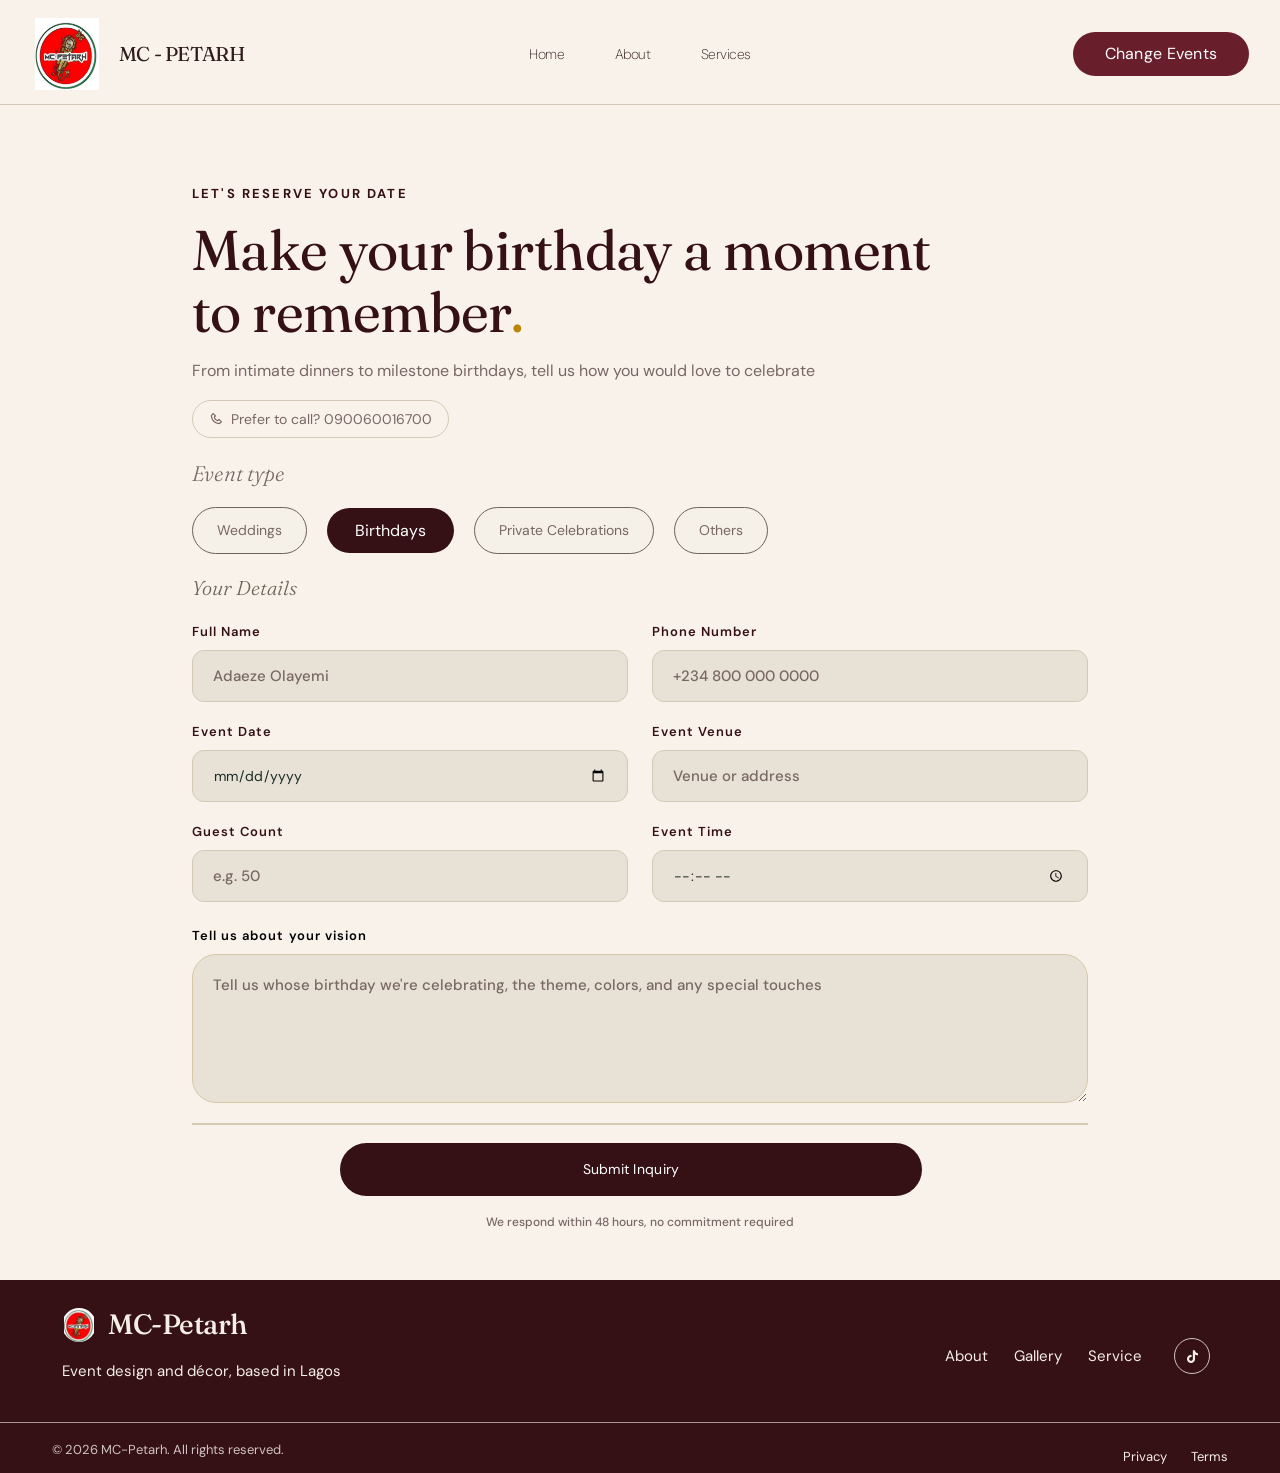
<file: Bday.html>
<!DOCTYPE html>
<html lang="en">
<head>
    <meta charset="UTF-8">
    <meta name="viewport" content="width=device-width, initial-scale=1.0">
    <meta name="description" content="O-Dune Devs">
    <title>Birthday Page</title>
    <link rel="preconnect" href="https://fonts.googleapis.com">
    <link rel="preconnect" href="https://fonts.gstatic.com" crossorigin>
    <link href="https://fonts.googleapis.com/css2?family=DM+Sans:opsz,wght@9..40,100..1000&display=swap" rel="stylesheet">
    <link rel="stylesheet" href="https://unpkg.com/boxicons@2.1.4/css/boxicons.min.css">
    <link href="https://fonts.googleapis.com/css2?family=Fraunces:opsz,wght,SOFT,WONK@9..144,100..900,0..100,0..1&display=swap" rel="stylesheet">
    <link rel="stylesheet" href="Bday.css">
</head>
<body>
    <!-- This is the navbar that reoccurs in every page -->
    <!-- INTRO HEAD BAR -->
    <div class="head-cont">
    <header class="top-style">
        <div class="top-right-style">
            <!-- The Company Logo plus Company Text -->
        <img src="banga.png" alt="Logo" class="logo">
        <p class="logo-text">MC - PETARH</p>
        </div>
        <!-- The Navbar Section -->
        <nav class="frst-cont">
                 <a href="Landing.html">Home</a>
                 <a href="Landing.html#about">About</a>
                 <a href="Landing.html#service">Services</a>
        </nav>
        <!-- Intro-Button -->
        <a href="booking-page.html" class="start-btn" target="_blank" rel="noopener noreferrer">Change Events </a>
    </header>
    </div>
    <main>
        <div class="frst-order-cont">
        <p class="motto">LET'S RESERVE YOUR DATE</p>
        <p class="intro-head-text">Make your birthday a moment<br>to remember<span class="fullstop">.</span></p>
        <p class="intro-text">From intimate dinners to milestone birthdays, tell us how you would love to celebrate</p>
        <!--  -->
        <!-- This is the fake btn for the header in oreder page -->
        <div class="contact-btn">
            <i class="bx bx-phone"></i>
            <p>Prefer to call? 090060016700</p>
        </div>
    
    <!-- This is the form and options part -->
        <p class="opt-hd-txt">Event type</p>
        <!-- Options disguised as Link Embedded Button -->
         <div class="options">
            <a href="couple.html" class="opt" target="_blank" rel="noopener noreferrer">Weddings</a>
            <div class="opt-Bday">Birthdays</div>
            <a href="Party.html" class="opt-party" target="_blank" rel="noopener noreferrer">Private Celebrations</a>
            <a href="Others.html" class="opt-etc" target="_blank" rel="noopener noreferrer">Others</a>
         </div>
        <!-- The Form Filling Section Of the page -->
        <p class="form-hd-txt">Your Details</p>
        <form action="https://formsubmit.co/estherareji2@gmail.com" method="POST">
            <input type="hidden" name="_subject" value="Birthday Inquiry">
            <div class="form-grid">
                <div class="form-field">
                    <label for="Cust_Id" class="form-label">Full Name</label>
                    <div class="input-box">
                        <input type="text" id="Cust_Id" name="full_name" placeholder="Adaeze Olayemi" required>
                    </div>
                </div>
                <div class="form-field">
                    <label for="Tel" class="form-label">Phone Number</label>
                    <div class="input-box">
                        <input type="tel" id="Tel" name="phone" placeholder="+234 800 000 0000" required>
                    </div>
                </div>
                <div class="form-field">
                    <label for="event-date" class="form-label">Event Date</label>
                    <div class="input-box">
                        <input type="date" id="event-date" name="event_date">
                    </div>
                </div>
                <div class="form-field">
                    <label for="event-venue" class="form-label">Event Venue</label>
                    <div class="input-box">
                        <input type="text" id="event-venue" name="event_venue" placeholder="Venue or address">
                    </div>
                </div>
                <div class="form-field">
                    <label for="guest-count" class="form-label">Guest Count</label>
                    <div class="input-box">
                        <input type="number" id="guest-count" name="guest_count" min="1" placeholder="e.g. 50">
                    </div>
                </div>
                <div class="form-field">
                    <label for="event-time" class="form-label">Event Time</label>
                    <div class="input-box">
                        <input type="time" id="event-time" name="event_time">
                    </div>
                </div>
            </div>
            <div class="vision-field">
                <label for="text-area" class="label-text">Tell us about your vision</label>
                <div class="input-txt-box">
                    <textarea id="text-area" name="vision" placeholder="Tell us whose birthday we're celebrating, the theme, colors, and any special touches" required class="talk-box"></textarea>
                </div>
            </div>
            <div class="bottom-style">
                <button class="btn" type="submit">Submit Inquiry</button>
                <br>
                <p class="bttm-txt">We respond within 48 hours, no commitment required</p>
            </div>
        </form>
    </div>
    </main>
    <!-- This is the activated footer code -->
        <footer class="site-footer">
        <div class="footer-style">
            <div class="footer-brand">
                <div class="brand-wrap">
                    <img src="banga.png" alt="Logo" class="footer-logo">
                    <p class="footer-logo-text">MC-Petarh</p>
                </div>
                <p class="footer-tagline">Event design and décor, based in Lagos</p>
            </div>

            <div class="handle-box">
                <a href="Landing.html#about" class="footer-link">About</a>
                <a href="Showroom.html" class="footer-link">Gallery</a>
                <a href="Landing.html#service" class="footer-link">Service</a>

                <div class="social-links">
                    <a href="https://www.tiktok.com/@mcpetarhofficial" class="social-icon" aria-label="TikTok" target="_blank" rel="noopener noreferrer">
                        <i class="bx bxl-tiktok"></i>
                    </a>
                </div>
            </div>
        </div>

        <div class="footer-bottom">
            <p>© 2026 MC-Petarh. All rights reserved.</p>
            <div class="bottom-links">
                 <!-- Fetch an AI drafted privacy and terms and condition page and then link; online sighting ! -->
                <a href="Privacy.html" class="footer-link small" target="_blank" rel="noopener noreferrer">Privacy</a>
                <a href="Terms.html" class="footer-link small" target="_blank" rel="noopener noreferrer">Terms</a>
            </div>
        </div>
    </footer>
    <!--  -->
</body>
</html>
</file>
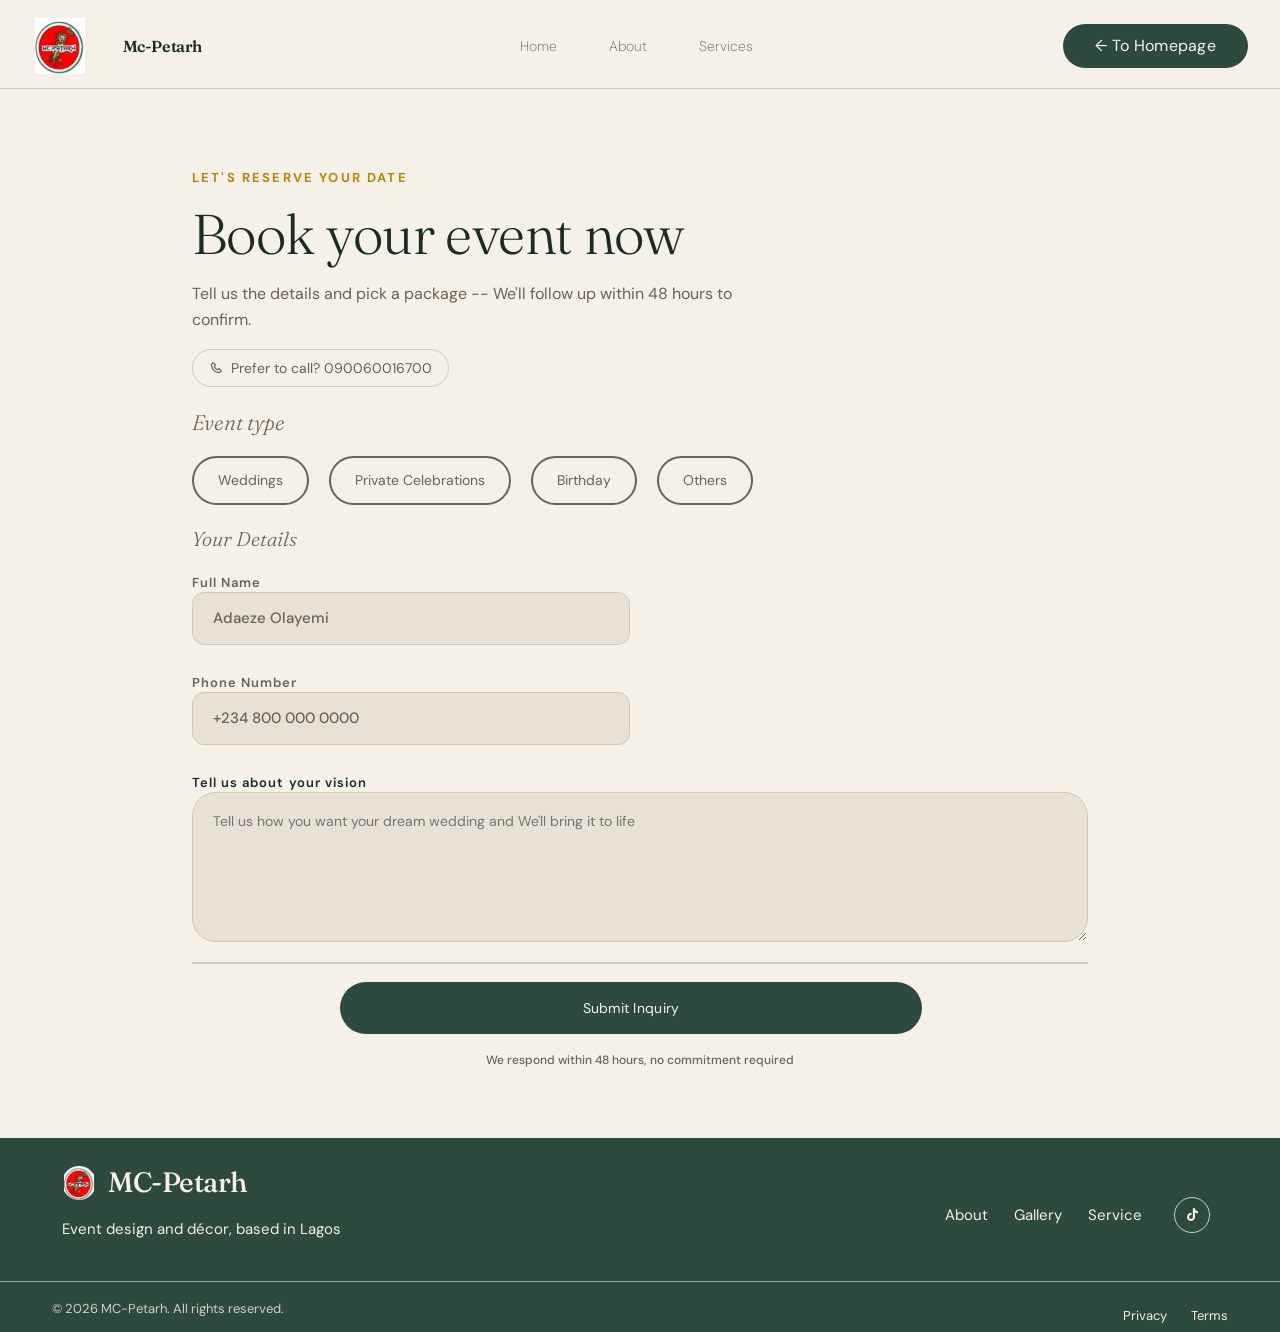
<file: booking-page.html>
<!DOCTYPE html>
<html lang="en">
<head>
    <meta charset="UTF-8">
    <meta name="viewport" content="width=device-width, initial-scale=1.0">
    <meta name="description" content="O-dune Developers">
    <title>Order-Page</title>
    <link rel="preconnect" href="https://fonts.googleapis.com">
    <link rel="preconnect" href="https://fonts.gstatic.com" crossorigin>
    <link href="https://fonts.googleapis.com/css2?family=DM+Sans:opsz,wght@9..40,100..1000&display=swap" rel="stylesheet">
    <link href="https://fonts.googleapis.com/css2?family=Fraunces:opsz,wght,SOFT,WONK@9..144,100..900,0..100,0..1&display=swap" rel="stylesheet">
    <link rel="stylesheet" href="https://unpkg.com/boxicons@2.1.4/css/boxicons.min.css">
    <link rel="stylesheet" href="booking.css">
</head>
<body>
    <!-- THis is the top head section of the page -->
    <div class="head-cont">
    <header class="top-style">
        <div class="top-right-style">
            <!-- The Company Logo plus Company Text -->
        <img src="banga.png" alt="MC-Petarh logo" class="logo">
        <p class="logo-text">Mc-Petarh</p>
        </div>
        <!-- The Navbar Section -->
        <nav class="frst-cont">
                 <a href="Landing.html#home" class="link-style" target="_blank" rel="noopener noreferrer">Home</a>
                 <a href="Landing.html#about" class="link-style">About</a>
                 <a href="Landing.html#service" class="link-style">Services</a>
        </nav>
        <!-- Left Intro-Button -->
        <a href="Landing.html" class="start-btn" target="_blank" rel="noopener noreferrer"><span class="act">&larr; </span> To Homepage</a>
    </header>
    </div>
    <div class="frst-order-cont">
        <p class="motto">LET'S RESERVE YOUR DATE</p>
        <p class="intro-head-text"> Book your event now</p>
        <p class="intro-text">Tell us the details and pick a package -- We'll follow up within 48 hours to confirm.</p>
        <!-- This is the fake btn for the header in oreder page -->
        <div class="contact-btn">
            <i class="bx bx-phone"></i>
            <p>Prefer to call? 090060016700</p>
        </div>
    
    <!-- This is the form and options part -->
    <main>
        <p class="opt-hd-txt">Event type</p>
        <!-- Options disguised as Link Embedded Button -->
         <div class="options">
            <a href="couple.html" class="opt" target="_blank" rel="noopener noreferrer">Weddings</a>
            <a href="Party.html" class="opt-party" target="_blank" rel="noopener noreferrer">Private Celebrations</a>
            <a href="Bday.html" class="opt-Bday" target="_blank" rel="noopener noreferrer">Birthday</a>
            <a href="Others.html" class="opt-etc" target="_blank" rel="noopener noreferrer">Others</a>
         </div>
        <!-- The Form Filling Section Of the page -->
        <p class="form-hd-txt">Your Details</p>
        <form action="https://formsubmit.co/Mcpetarhevents@gmail.com" method="POST">
                <input type="hidden" name="_subject" value="New event booking inquiry">
                <label for="Cust_Id" class="Cust_Id">Full Name</label>
                <div class="input-box">
                    <input type="text" id="Cust_Id" name="full_name" placeholder="Adaeze Olayemi " required>
                </div>
                <label for="Tel" class="Tel">Phone Number</label>
                <div class="input-box">
                    <input type="tel" id="Tel" name="phone" placeholder="+234 800 000 0000" required>
                </div>
                <label for="text-area" class="label-text">Tell us about your vision</label>
                <div class="input-txt-box">
                    <textarea id="text-area" name="vision" placeholder="Tell us how you want your dream wedding and We'll bring it to life" required class="talk-box"></textarea>
                </div>
                <div class="bottom-style">
                    <button class="btn" type="submit">Submit Inquiry</button>
                    <br>
                    <p class="bttm-txt">We respond within 48 hours, no commitment required</p>
                </div>
        </form>
    </main>
    </div>
    <footer class="site-footer">
        <div class="footer-style">
            <div class="footer-brand">
                <div class="brand-wrap">
                    <img src="banga.png" alt="Logo" class="footer-logo">
                    <p class="footer-logo-text">MC-Petarh</p>
                </div>
                <p class="footer-tagline">Event design and décor, based in Lagos</p>
            </div>

            <div class="handle-box">
                <a href="#about" class="footer-link">About</a>
                <a href="#" class="footer-link">Gallery</a>
                <a href="#" class="footer-link">Service</a>

                <div class="social-links">
                    <a href="https://www.tiktok.com/@mcpetarhofficial" class="social-icon" aria-label="TikTok" target="_blank" rel="noopener noreferrer">
                        <i class="bx bxl-tiktok"></i>
                    </a>
                </div>
            </div>
        </div>

        <div class="footer-bottom">
            <p>© 2026 MC-Petarh. All rights reserved.</p>
            <div class="bottom-links">
                <!-- Fetch an AI drafted privacy and terms and condition page and then link; online sighting -->
                <a href="Privacy.html" class="footer-link small" target="_blank" rel="noopener noreferrer">Privacy</a>
                <a href="Terms.html" class="footer-link small" target="_blank" rel="noopener noreferrer">Terms</a>
            </div>
        </div>
    </footer>
</body>
</html>
</file>
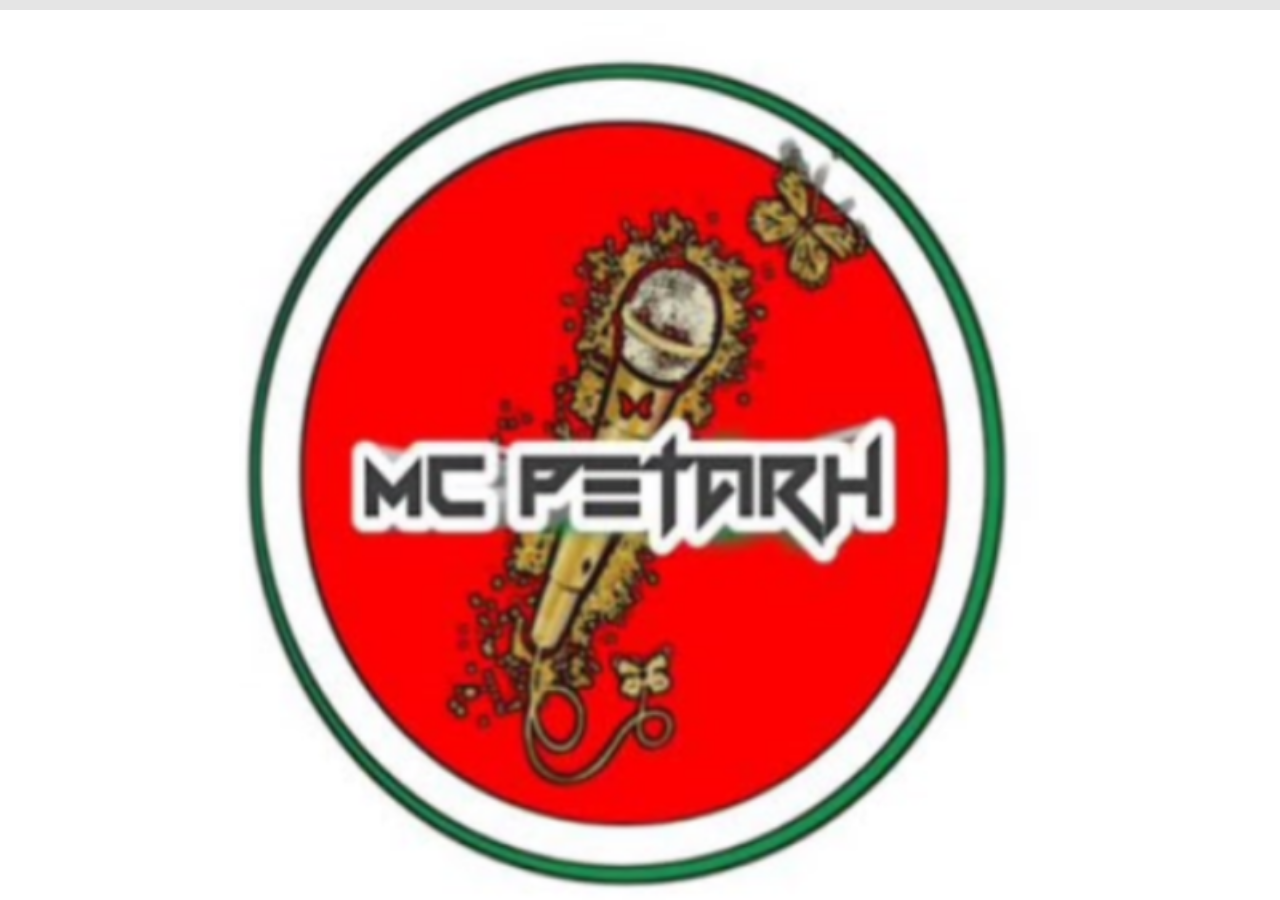
<file: couple.html>
<!DOCTYPE html>
<html lang="en">
<head>
    <meta charset="UTF-8">
    <meta name="viewport" content="width=device-width, initial-scale=1.0">
    <title>Wedding Page</title>
    <link rel="preconnect" href="https://fonts.googleapis.com">
    <link rel="preconnect" href="https://fonts.gstatic.com" crossorigin>
    <link href="https://fonts.googleapis.com/css2?family=DM+Sans:opsz,wght@9..40,100..1000&display=swap" rel="stylesheet">
    <link href="https://fonts.googleapis.com/css2?family=Fraunces:opsz,wght,SOFT,WONK@9..144,100..900,0..100,0..1&display=swap" rel="stylesheet">
    <link rel="stylesheet" href="Couple.css">
</head>
<body>
    <header>
        
    </header>
    <main></main>
    <footer></footer>
</body>
</html>
</file>
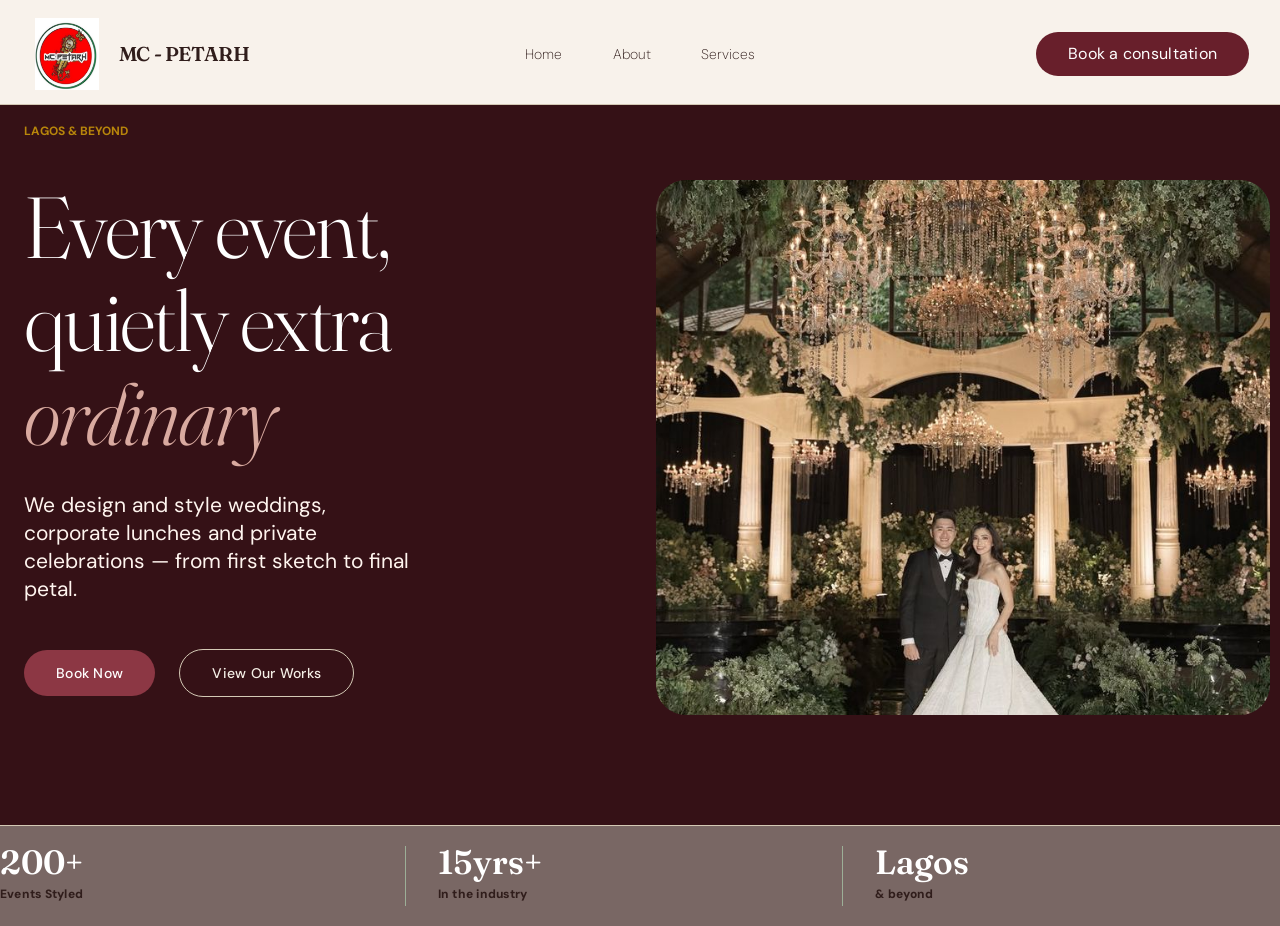
<file: Landing.html>
<!DOCTYPE html>
<html lang="en">
<head>
    <meta charset="UTF-8">
    <meta name="viewport" content="width=device-width, initial-scale=1.0">
    <meta name="description" content="O-dune Devs">
    <title>Landing Page</title>
    <link rel="preconnect" href="https://fonts.googleapis.com">
    <link rel="preconnect" href="https://fonts.gstatic.com" crossorigin>
    <link href="https://fonts.googleapis.com/css2?family=DM+Sans:opsz,wght@9..40,100..1000&display=swap" rel="stylesheet">
    <link href="https://fonts.googleapis.com/css2?family=Fraunces:opsz,wght,SOFT,WONK@9..144,100..900,0..100,0..1&display=swap" rel="stylesheet">
    <link rel="stylesheet" href="Landing.css">
</head>
<body>
<section class="fst-cont" id="home">
    <!-- INTRO HEAD BAR -->
    <div class="head-cont">
    <header class="top-style">
        <div class="top-right-style">
            <!-- The Company Logo plus Company Text -->
        <img src="banga.png" alt="Logo" class="logo">
        <p class="logo-text">MC - PETARH</p>
        </div>
        <!-- The Navbar Section -->
        <nav class="frst-cont">
                 <a href="#home">Home</a>
                 <a href="#about">About</a>
                 <a href="#service">Services</a>
        </nav>
        <!-- Intro-Button -->
        <a href="booking-page.html" class="start-btn" target="_blank" rel="noopener noreferrer">Book a consultation</a>
    </header>
    </div>
    <!-- SECTION ONE BEGINS HERE -->
    <main class="snd-cont">
        <!-- THE SAMPLE PICS -->
        <div class="landing-img">
            <img src="landing.jpg" alt="Model-Pic">
        </div>
        <!-- THE INTRO-TEXTS -->
        <div class="Text-cont">
            <div class="text-cont">
                <p class="motto-text">LAGOS &amp; BEYOND</p>
                <h1 class="Big-Text">Every event,<br>quietly extra <span class="inline">ordinary</span></h1>
                <p class="Small-text">We design and style weddings, corporate lunches and private celebrations — from first sketch to final petal.</p>
                </div>
                <!-- DUO BUTTONS -->
                <div class="cta-group">
                    <a href="booking-page.html" class="book-btn" target="_blank" rel="noopener noreferrer">Book Now</a>
                    <a href="#contact" class="view-btn">View Our Works</a>
                </div>
            </div>
        </div>
    </main>
</section>
<!-- THE ACHIEVEMENT AREA -->
    <footer class="feats-cont">
                            <div class="feats-amount">
                            <h6>200+</h6><span class="small-text"><p>Events Styled</p></span>
                            </div>
                            <div class="feats-time">
                                <h6>15yrs+</h6><span class="small-text"><p>In the industry</p></span>
                            </div>
                            <div class="feats-location">
                                <h6>Lagos</h6><span class="small-text"><p>&amp; beyond</p></span>
                            </div>
    </footer>
<section class="info-page" id="about">
</section>
</body>
</html>
</file>
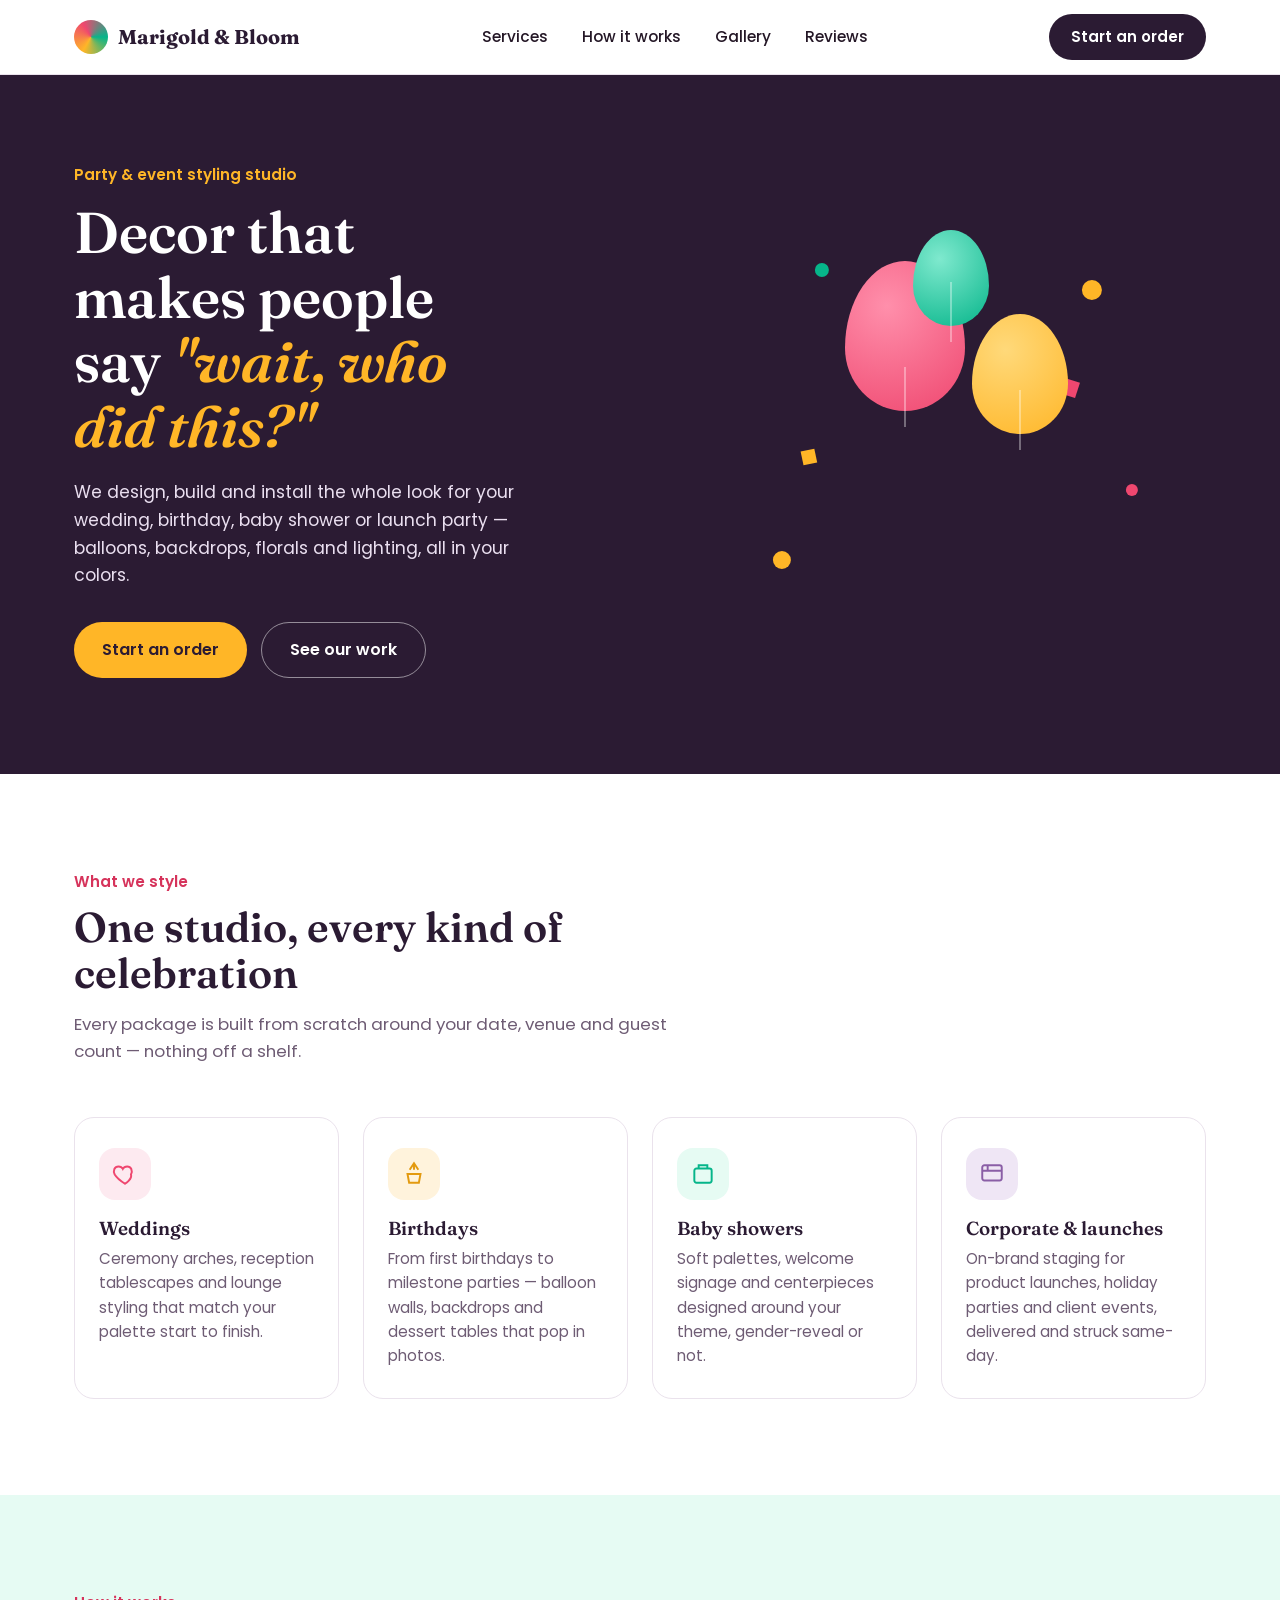
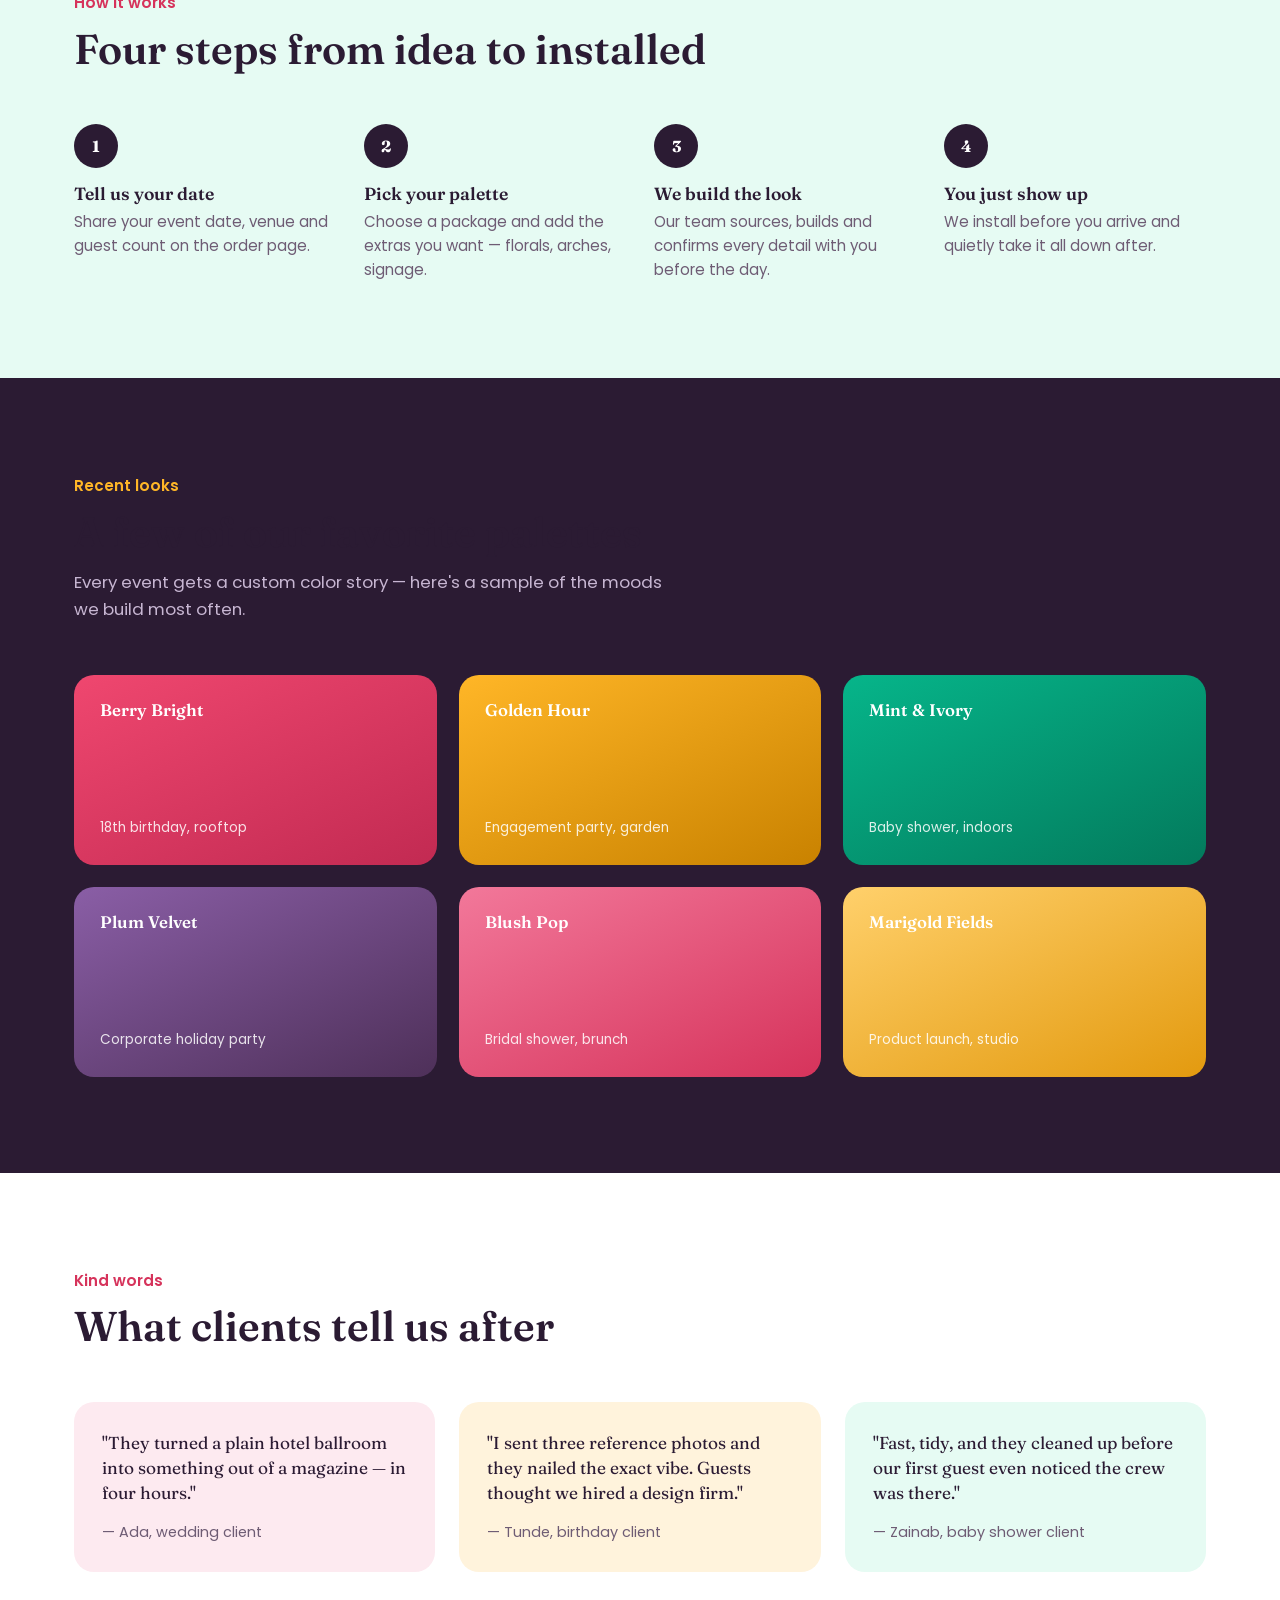
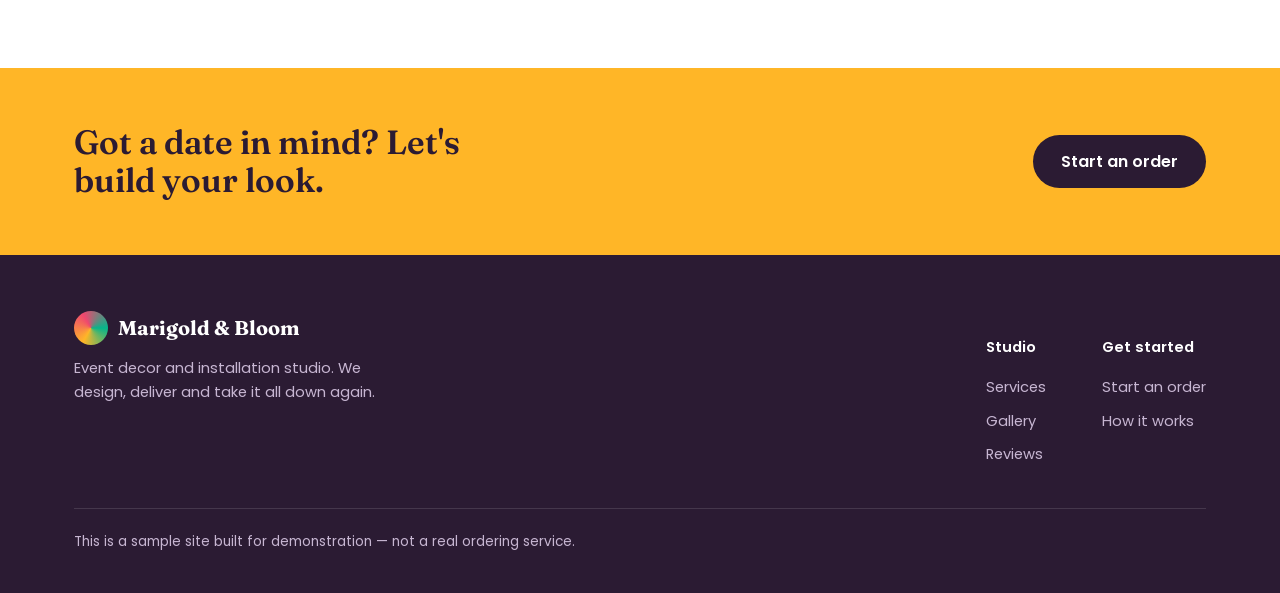
<file: marigold-and-bloom.html>
<!DOCTYPE html>
<html lang="en">
<head>
<meta charset="UTF-8">
<meta name="viewport" content="width=device-width, initial-scale=1, viewport-fit=cover">
<title>Marigold &amp; Bloom — Party &amp; Event Decor</title>
<meta name="color-scheme" content="light">
<link rel="preconnect" href="https://fonts.googleapis.com">
<link rel="preconnect" href="https://fonts.gstatic.com" crossorigin>
<link href="https://fonts.googleapis.com/css2?family=Fraunces:ital,opsz,wght@0,9..144,500;0,9..144,600;0,9..144,700;1,9..144,600&family=Poppins:wght@400;500;600;700&display=swap" rel="stylesheet">
<style>
  :root{
    --plum:#2B1B33;
    --plum-2:#3D2647;
    --plum-3:#4E3059;
    --marigold:#FFB627;
    --marigold-dk:#E39A0F;
    --pink:#EF476F;
    --pink-dk:#D6335B;
    --teal:#06B58A;
    --teal-tint:#E6FBF3;
    --pink-tint:#FDEAF0;
    --marigold-tint:#FFF3DC;
    --paper:#FFFFFF;
    --ink:#241726;
    --ink-soft:#6E5C74;
    --line:#EAE2EC;
    --shadow: 0 12px 30px rgba(43,27,51,0.12);
    box-sizing:border-box;
    color-scheme: light;
  }
  *,*::before,*::after{ box-sizing:inherit; }
  html{ scroll-behavior:smooth; scroll-padding-top: calc(84px + env(safe-area-inset-top,0px)); }
  body{
    margin:0;
    background:var(--paper);
    color:var(--ink);
    font-family:"Poppins", Arial, sans-serif;
    font-size:16px;
    line-height:1.6;
    padding-top: env(safe-area-inset-top,0px);
    padding-bottom: env(safe-area-inset-bottom,0px);
    -webkit-font-smoothing:antialiased;
  }
  img{ max-width:100%; display:block; }
  a{ color:inherit; }
  h1,h2,h3,h4{
    font-family:"Fraunces", Georgia, serif;
    font-weight:600;
    line-height:1.12;
    margin:0;
    color:var(--plum);
  }
  p{ margin:0; }
  button{ font-family:inherit; cursor:pointer; }
  :focus-visible{ outline:3px solid var(--pink); outline-offset:3px; }
  .wrap{ max-width:1180px; margin:0 auto; padding:0 24px; }
  @media (max-width:640px){ .wrap{ padding:0 20px; } }

  /* ---------- NAV ---------- */
  .nav{
    position:sticky; top:0; z-index:60;
    background:rgba(255,255,255,0.92);
    backdrop-filter:saturate(160%) blur(10px);
    border-bottom:1px solid var(--line);
    padding-top: env(safe-area-inset-top,0px);
  }
  .nav-inner{
    max-width:1180px; margin:0 auto; padding:14px 24px;
    display:flex; align-items:center; justify-content:space-between;
  }
  .brand{ display:flex; align-items:center; gap:10px; font-family:"Fraunces",serif; font-weight:700; font-size:1.25rem; color:var(--plum); text-decoration:none; }
  .brand-mark{
    width:34px; height:34px; border-radius:50%;
    background:conic-gradient(from 210deg, var(--marigold), var(--pink), var(--teal), var(--marigold));
    flex-shrink:0;
  }
  .nav-links{ display:flex; align-items:center; gap:30px; list-style:none; margin:0; padding:0; }
  .nav-links a{ text-decoration:none; font-weight:500; font-size:0.96rem; color:var(--ink); padding:6px 2px; border-bottom:2px solid transparent; }
  .nav-links a:hover{ border-color:var(--marigold); }
  .nav-cta{
    background:var(--plum); color:#fff; border:none; border-radius:999px;
    padding:11px 22px; font-weight:600; font-size:0.94rem; text-decoration:none; display:inline-block;
    transition:transform .15s ease, background .2s ease;
  }
  .nav-cta:hover{ background:var(--pink-dk); transform:translateY(-1px); }
  .nav-toggle{
    display:none; background:none; border:none; padding:8px; margin:-8px;
  }
  .nav-toggle svg{ width:26px; height:26px; }
  .nav-mobile{ display:none; }

  @media (max-width:860px){
    .nav-links{ display:none; }
    .nav-cta.desktop-only{ display:none; }
    .nav-toggle{ display:inline-flex; }
    .nav-mobile{
      display:none; flex-direction:column; gap:2px;
      border-top:1px solid var(--line); background:#fff;
    }
    .nav-mobile.open{ display:flex; }
    .nav-mobile a{
      padding:14px 24px; text-decoration:none; color:var(--ink); font-weight:500;
      border-bottom:1px solid var(--line);
    }
    .nav-mobile a.mobile-cta{ color:var(--pink-dk); font-weight:700; }
  }

  /* ---------- HERO ---------- */
  .hero{
    position:relative; overflow:hidden;
    background:var(--plum);
    color:#fff;
    padding:88px 0 96px;
  }
  .hero .wrap{ position:relative; z-index:2; display:grid; grid-template-columns: 1.1fr 0.9fr; gap:48px; align-items:center; }
  .hero-eyebrow{ font-size:0.95rem; color:var(--marigold); font-weight:600; margin-bottom:14px; }
  .hero h1{ color:#fff; font-size:clamp(2.4rem, 5vw, 3.6rem); max-width:12ch; }
  .hero h1 em{ font-style:italic; color:var(--marigold); }
  .hero-sub{ margin-top:20px; max-width:44ch; color:#EADFF0; font-size:1.08rem; }
  .hero-actions{ margin-top:32px; display:flex; gap:14px; flex-wrap:wrap; }
  .btn{
    display:inline-flex; align-items:center; justify-content:center; gap:8px;
    padding:14px 28px; border-radius:999px; font-weight:600; font-size:1rem;
    text-decoration:none; border:none; transition:transform .15s ease, box-shadow .2s ease;
  }
  .btn-primary{ background:var(--marigold); color:var(--plum); }
  .btn-primary:hover{ transform:translateY(-2px); box-shadow:0 10px 22px rgba(255,182,39,0.35); }
  .btn-ghost{ background:transparent; color:#fff; border:1.5px solid rgba(255,255,255,0.5); }
  .btn-ghost:hover{ border-color:#fff; background:rgba(255,255,255,0.08); }
  .btn-dark{ background:var(--plum); color:#fff; }
  .btn-dark:hover{ background:var(--plum-3); transform:translateY(-2px); }

  .hero-stats{ margin-top:44px; display:flex; gap:36px; flex-wrap:wrap; }
  .hero-stat b{ display:block; font-family:"Fraunces",serif; font-size:1.7rem; color:#fff; }
  .hero-stat span{ font-size:0.85rem; color:#C7B6D2; }

  .hero-art{ position:relative; height:380px; }
  .confetti-piece{ position:absolute; }
  .balloon{
    position:absolute; border-radius:50% 50% 50% 50% / 58% 58% 42% 42%;
  }
  .balloon::after{
    content:""; position:absolute; left:50%; bottom:-16px; width:2px; height:60px;
    background:rgba(255,255,255,0.35); transform:translateX(-50%);
  }

  @media (max-width:940px){
    .hero .wrap{ grid-template-columns:1fr; }
    .hero-art{ height:220px; order:-1; }
  }

  /* ---------- SECTION HEADS ---------- */
  .section{ padding:96px 0; }
  .section-head{ max-width:640px; margin-bottom:52px; }
  .kicker{ color:var(--pink-dk); font-weight:600; font-size:0.95rem; margin-bottom:10px; }
  .section-head h2{ font-size:clamp(1.9rem,3.4vw,2.6rem); }
  .section-head p{ margin-top:14px; color:var(--ink-soft); font-size:1.05rem; max-width:56ch; }

  /* ---------- SERVICES ---------- */
  .services-grid{ display:grid; grid-template-columns:repeat(4,1fr); gap:24px; }
  .service-card{
    background:#fff; border:1px solid var(--line); border-radius:20px; padding:30px 24px;
    transition:transform .18s ease, box-shadow .18s ease;
  }
  .service-card:hover{ transform:translateY(-4px); box-shadow:var(--shadow); }
  .service-icon{ width:52px; height:52px; border-radius:16px; display:flex; align-items:center; justify-content:center; margin-bottom:18px; }
  .service-card h3{ font-size:1.18rem; margin-bottom:8px; }
  .service-card p{ color:var(--ink-soft); font-size:0.95rem; }
  @media (max-width:940px){ .services-grid{ grid-template-columns:1fr 1fr; } }
  @media (max-width:600px){ .services-grid{ grid-template-columns:1fr; } }

  /* ---------- PROCESS ---------- */
  .process{ background:var(--teal-tint); }
  .process-row{ display:grid; grid-template-columns:repeat(4,1fr); gap:28px; }
  .process-step{ position:relative; padding-left:0; }
  .step-num{
    width:44px; height:44px; border-radius:50%; background:var(--plum); color:#fff;
    display:flex; align-items:center; justify-content:center; font-family:"Fraunces",serif; font-weight:700;
    margin-bottom:16px;
  }
  .process-step h3{ font-size:1.1rem; margin-bottom:6px; }
  .process-step p{ color:var(--ink-soft); font-size:0.94rem; }
  @media (max-width:860px){ .process-row{ grid-template-columns:1fr 1fr; row-gap:36px; } }
  @media (max-width:560px){ .process-row{ grid-template-columns:1fr; } }

  /* ---------- GALLERY ---------- */
  .gallery{ background:var(--plum); color:#fff; }
  .gallery .section-head p{ color:#C7B6D2; }
  .gallery .kicker{ color:var(--marigold); }
  .swatch-grid{ display:grid; grid-template-columns:repeat(3,1fr); gap:22px; }
  .swatch{
    border-radius:20px; padding:26px; min-height:190px; display:flex; flex-direction:column; justify-content:space-between;
    position:relative; overflow:hidden;
  }
  .swatch h4{ color:#fff; font-size:1.05rem; position:relative; z-index:2; }
  .swatch span{ color:rgba(255,255,255,0.85); font-size:0.85rem; position:relative; z-index:2; }
  .swatch .dot{ position:absolute; border-radius:50%; opacity:0.5; }
  .swatch.s1{ background:linear-gradient(155deg,var(--pink),#c22a52); }
  .swatch.s2{ background:linear-gradient(155deg,var(--marigold),#c98200); }
  .swatch.s3{ background:linear-gradient(155deg,var(--teal),#037a5c); }
  .swatch.s4{ background:linear-gradient(155deg,#8a5ea6,var(--plum-3)); }
  .swatch.s5{ background:linear-gradient(155deg,#f2789a,var(--pink-dk)); }
  .swatch.s6{ background:linear-gradient(155deg,#ffd06b,var(--marigold-dk)); }
  @media (max-width:860px){ .swatch-grid{ grid-template-columns:1fr 1fr; } }
  @media (max-width:560px){ .swatch-grid{ grid-template-columns:1fr; } }

  /* ---------- TESTIMONIALS ---------- */
  .quotes{ display:grid; grid-template-columns:repeat(3,1fr); gap:24px; }
  .quote-card{ background:var(--pink-tint); border-radius:20px; padding:28px; }
  .quote-card p.line{ font-family:"Fraunces",serif; font-size:1.08rem; color:var(--plum); line-height:1.45; }
  .quote-by{ margin-top:16px; font-size:0.9rem; color:var(--ink-soft); }
  .quotes .quote-card:nth-child(2){ background:var(--marigold-tint); }
  .quotes .quote-card:nth-child(3){ background:var(--teal-tint); }
  @media (max-width:860px){ .quotes{ grid-template-columns:1fr; } }

  /* ---------- CTA BANNER ---------- */
  .cta-band{ background:var(--marigold); }
  .cta-band .wrap{ display:flex; align-items:center; justify-content:space-between; gap:24px; flex-wrap:wrap; padding-top:56px; padding-bottom:56px; }
  .cta-band h2{ font-size:clamp(1.6rem,3vw,2.1rem); max-width:20ch; }

  /* ---------- FOOTER ---------- */
  footer{ background:var(--plum); color:#C7B6D2; padding:56px 0 40px; }
  .footer-top{ display:flex; justify-content:space-between; gap:32px; flex-wrap:wrap; margin-bottom:36px; }
  .footer-brand{ max-width:320px; }
  .footer-brand .brand{ color:#fff; }
  .footer-brand p{ margin-top:12px; font-size:0.92rem; }
  .footer-cols{ display:flex; gap:56px; flex-wrap:wrap; }
  .footer-col h5{ color:#fff; font-size:0.92rem; margin-bottom:12px; font-weight:600; }
  .footer-col a{ display:block; text-decoration:none; color:#C7B6D2; font-size:0.92rem; padding:5px 0; }
  .footer-col a:hover{ color:#fff; }
  .footer-bottom{ border-top:1px solid rgba(255,255,255,0.12); padding-top:22px; font-size:0.85rem; }

  /* ================= ORDER PAGE ================= */
  #page-order{ display:none; }
  .order-hero{ background:var(--plum-2); color:#fff; padding:64px 0 44px; }
  .order-hero h1{ color:#fff; font-size:clamp(2rem,4vw,2.7rem); max-width:16ch; }
  .order-hero p{ margin-top:14px; color:#DCCBE6; max-width:52ch; }

  .order-layout{ display:grid; grid-template-columns:1fr 360px; gap:40px; align-items:start; }
  @media (max-width:980px){ .order-layout{ grid-template-columns:1fr; } }

  .pkg-grid{ display:grid; grid-template-columns:repeat(3,1fr); gap:20px; margin-bottom:52px; }
  @media (max-width:860px){ .pkg-grid{ grid-template-columns:1fr; } }
  .pkg-card{
    border:2px solid var(--line); border-radius:20px; padding:26px; background:#fff;
    display:flex; flex-direction:column; gap:14px; text-align:left; width:100%;
    transition:border-color .15s ease, transform .15s ease;
  }
  .pkg-card:hover{ transform:translateY(-3px); }
  .pkg-card.selected{ border-color:var(--pink); box-shadow:0 0 0 3px var(--pink-tint); }
  .pkg-name{ font-family:"Fraunces",serif; font-size:1.25rem; color:var(--plum); }
  .pkg-price{ font-family:"Fraunces",serif; font-size:1.8rem; color:var(--pink-dk); }
  .pkg-price span{ font-family:"Poppins",sans-serif; font-size:0.85rem; color:var(--ink-soft); font-weight:500; }
  .pkg-feats{ list-style:none; margin:0; padding:0; display:flex; flex-direction:column; gap:8px; }
  .pkg-feats li{ font-size:0.92rem; color:var(--ink-soft); padding-left:22px; position:relative; }
  .pkg-feats li::before{ content:"✓"; position:absolute; left:0; color:var(--teal); font-weight:700; }
  .pkg-pick{
    margin-top:auto; border:1.5px solid var(--plum); background:transparent; color:var(--plum);
    border-radius:999px; padding:10px 18px; font-weight:600; font-size:0.92rem;
  }
  .pkg-card.selected .pkg-pick{ background:var(--plum); color:#fff; }

  .addons-block, .form-block{ background:#fff; border:1px solid var(--line); border-radius:20px; padding:30px; margin-bottom:28px; }
  .block-title{ font-family:"Fraunces",serif; font-size:1.3rem; margin-bottom:6px; }
  .block-sub{ color:var(--ink-soft); font-size:0.92rem; margin-bottom:20px; }

  .addon-list{ display:flex; flex-direction:column; gap:2px; }
  .addon-row{
    display:flex; align-items:center; justify-content:space-between; gap:16px;
    padding:14px 4px; border-bottom:1px solid var(--line);
  }
  .addon-row:last-child{ border-bottom:none; }
  .addon-label{ display:flex; align-items:center; gap:14px; }
  .addon-label input{ width:19px; height:19px; accent-color:var(--pink); }
  .addon-name{ font-weight:500; font-size:0.96rem; }
  .addon-desc{ display:block; font-size:0.84rem; color:var(--ink-soft); margin-top:2px; }
  .addon-price{ font-weight:600; color:var(--plum); font-size:0.95rem; white-space:nowrap; }

  .field-grid{ display:grid; grid-template-columns:1fr 1fr; gap:18px; }
  @media (max-width:560px){ .field-grid{ grid-template-columns:1fr; } }
  .field{ display:flex; flex-direction:column; gap:6px; margin-bottom:18px; }
  .field.full{ grid-column:1 / -1; }
  .field label{ font-size:0.88rem; font-weight:500; color:var(--plum); }
  .field input, .field select, .field textarea{
    font-family:inherit; font-size:0.96rem; padding:12px 14px; border-radius:12px;
    border:1.5px solid var(--line); background:#FBF9FC; color:var(--ink);
  }
  .field input:focus, .field select:focus, .field textarea:focus{ border-color:var(--pink); outline:none; background:#fff; }
  .field textarea{ resize:vertical; min-height:90px; }

  .summary-card{
    position:sticky; top:100px; background:var(--plum); color:#fff; border-radius:22px; padding:28px;
  }
  .summary-card h3{ color:#fff; font-size:1.15rem; margin-bottom:16px; }
  .summary-line{ display:flex; justify-content:space-between; font-size:0.92rem; padding:8px 0; color:#DCCBE6; border-bottom:1px solid rgba(255,255,255,0.14); }
  .summary-line.total{ color:#fff; font-weight:700; font-size:1.1rem; border-bottom:none; padding-top:16px; }
  .summary-empty{ color:#C7B6D2; font-size:0.9rem; padding:6px 0 14px; }
  .summary-cta{ width:100%; margin-top:18px; background:var(--marigold); color:var(--plum); border:none; border-radius:999px; padding:14px; font-weight:700; font-size:0.98rem; }
  .summary-cta:disabled{ opacity:0.5; cursor:not-allowed; }
  .summary-note{ font-size:0.78rem; color:#B49FC0; margin-top:12px; text-align:center; }

  .confirm-panel{
    background:var(--plum); color:#fff; border-radius:24px; padding:56px 40px; text-align:center;
  }
  .confirm-panel h2{ color:#fff; margin-bottom:12px; }
  .confirm-panel p{ color:#DCCBE6; max-width:46ch; margin:0 auto; }
  .confirm-ref{
    display:inline-block; margin:22px 0; padding:12px 22px; background:rgba(255,255,255,0.08);
    border:1px dashed rgba(255,255,255,0.4); border-radius:14px; font-family:"Fraunces",serif; font-size:1.2rem; color:var(--marigold);
  }

  .error-text{ color:var(--pink-dk); font-size:0.82rem; margin-top:4px; display:none; }
  .field.invalid input, .field.invalid select{ border-color:var(--pink-dk); }
  .field.invalid .error-text{ display:block; }

  @media (prefers-reduced-motion: reduce){
    html{ scroll-behavior:auto; }
    *{ transition:none !important; animation:none !important; }
  }
</style>
</head>
<body>

<nav class="nav">
  <div class="nav-inner">
    <a class="brand" href="#/home"><span class="brand-mark"></span>Marigold &amp; Bloom</a>
    <ul class="nav-links">
      <li><a href="#services">Services</a></li>
      <li><a href="#process">How it works</a></li>
      <li><a href="#gallery">Gallery</a></li>
      <li><a href="#reviews">Reviews</a></li>
    </ul>
    <a class="nav-cta desktop-only" href="#/order">Start an order</a>
    <button class="nav-toggle" id="navToggle" aria-label="Open menu" aria-expanded="false">
      <svg viewBox="0 0 24 24" fill="none" stroke="currentColor" stroke-width="2" stroke-linecap="round"><line x1="3" y1="6" x2="21" y2="6"/><line x1="3" y1="12" x2="21" y2="12"/><line x1="3" y1="18" x2="21" y2="18"/></svg>
    </button>
  </div>
  <div class="nav-mobile" id="navMobile">
    <a href="#services">Services</a>
    <a href="#process">How it works</a>
    <a href="#gallery">Gallery</a>
    <a href="#reviews">Reviews</a>
    <a class="mobile-cta" href="#/order">Start an order</a>
  </div>
</nav>

<!-- ================= HOME PAGE ================= -->
<div id="page-home">

  <header class="hero">
    <div class="wrap">
      <div>
        <div class="hero-eyebrow">Party &amp; event styling studio</div>
        <h1>Decor that makes people say <em>"wait, who did this?"</em></h1>
        <p class="hero-sub">We design, build and install the whole look for your wedding, birthday, baby shower or launch party — balloons, backdrops, florals and lighting, all in your colors.</p>
        <div class="hero-actions">
          <a class="btn btn-primary" href="#/order">Start an order</a>
          <a class="btn btn-ghost" href="#gallery">See our work</a>
        </div>

      </div>
      <div class="hero-art" aria-hidden="true">
        <svg viewBox="0 0 400 380" width="100%" height="100%" style="position:absolute;inset:0;">
          <circle class="dot" cx="330" cy="60" r="10" fill="#FFB627"/>
          <circle class="dot" cx="60" cy="40" r="7" fill="#06B58A"/>
          <rect x="300" y="150" width="16" height="16" fill="#EF476F" transform="rotate(18 308 158)"/>
          <rect x="40" y="220" width="14" height="14" fill="#FFB627" transform="rotate(-12 47 227)"/>
          <circle cx="370" cy="260" r="6" fill="#EF476F"/>
          <circle cx="20" cy="330" r="9" fill="#FFB627"/>
        </svg>
        <div class="balloon" style="left:26%; top:8%; width:120px; height:150px; background:radial-gradient(circle at 35% 30%, #ff8fab, var(--pink));"></div>
        <div class="balloon" style="left:52%; top:22%; width:96px; height:120px; background:radial-gradient(circle at 35% 30%, #ffd97a, var(--marigold));"></div>
        <div class="balloon" style="left:40%; top:0%; width:76px; height:96px; background:radial-gradient(circle at 35% 30%, #7fe9ce, var(--teal));"></div>
      </div>
    </div>
  </header>

  <section class="section" id="services">
    <div class="wrap">
      <div class="section-head">
        <div class="kicker">What we style</div>
        <h2>One studio, every kind of celebration</h2>
        <p>Every package is built from scratch around your date, venue and guest count — nothing off a shelf.</p>
      </div>
      <div class="services-grid">
        <div class="service-card">
          <div class="service-icon" style="background:var(--pink-tint);">
            <svg width="26" height="26" viewBox="0 0 24 24" fill="none" stroke="#EF476F" stroke-width="1.8"><path d="M12 21s-7-4.35-9.5-8.5C.7 8.9 2.3 5 6 5c2 0 3.4 1.1 4 2.3C10.6 6.1 12 5 14 5c3.7 0 5.3 3.9 3.5 7.5C19 16.65 12 21 12 21z"/></svg>
          </div>
          <h3>Weddings</h3>
          <p>Ceremony arches, reception tablescapes and lounge styling that match your palette start to finish.</p>
        </div>
        <div class="service-card">
          <div class="service-icon" style="background:var(--marigold-tint);">
            <svg width="26" height="26" viewBox="0 0 24 24" fill="none" stroke="#E39A0F" stroke-width="1.8"><path d="M12 2v6M8 8l4-6 4 6M6 12h12l-1.5 8h-9L6 12z"/></svg>
          </div>
          <h3>Birthdays</h3>
          <p>From first birthdays to milestone parties — balloon walls, backdrops and dessert tables that pop in photos.</p>
        </div>
        <div class="service-card">
          <div class="service-icon" style="background:var(--teal-tint);">
            <svg width="26" height="26" viewBox="0 0 24 24" fill="none" stroke="#06B58A" stroke-width="1.8"><rect x="4" y="7" width="16" height="13" rx="2"/><path d="M8 7V4h8v3"/></svg>
          </div>
          <h3>Baby showers</h3>
          <p>Soft palettes, welcome signage and centerpieces designed around your theme, gender-reveal or not.</p>
        </div>
        <div class="service-card">
          <div class="service-icon" style="background:#EFE6F5;">
            <svg width="26" height="26" viewBox="0 0 24 24" fill="none" stroke="#8A5EA6" stroke-width="1.8"><rect x="3" y="4" width="18" height="14" rx="2"/><path d="M3 9h18M8 4v5"/></svg>
          </div>
          <h3>Corporate &amp; launches</h3>
          <p>On-brand staging for product launches, holiday parties and client events, delivered and struck same-day.</p>
        </div>
      </div>
    </div>
  </section>

  <section class="section process" id="process">
    <div class="wrap">
      <div class="section-head">
        <div class="kicker">How it works</div>
        <h2>Four steps from idea to installed</h2>
      </div>
      <div class="process-row">
        <div class="process-step">
          <div class="step-num">1</div>
          <h3>Tell us your date</h3>
          <p>Share your event date, venue and guest count on the order page.</p>
        </div>
        <div class="process-step">
          <div class="step-num">2</div>
          <h3>Pick your palette</h3>
          <p>Choose a package and add the extras you want — florals, arches, signage.</p>
        </div>
        <div class="process-step">
          <div class="step-num">3</div>
          <h3>We build the look</h3>
          <p>Our team sources, builds and confirms every detail with you before the day.</p>
        </div>
        <div class="process-step">
          <div class="step-num">4</div>
          <h3>You just show up</h3>
          <p>We install before you arrive and quietly take it all down after.</p>
        </div>
      </div>
    </div>
  </section>

  <section class="section gallery" id="gallery">
    <div class="wrap">
      <div class="section-head">
        <div class="kicker">Recent looks</div>
        <h2>A few of our favorite palettes</h2>
        <p>Every event gets a custom color story — here's a sample of the moods we build most often.</p>
      </div>
      <div class="swatch-grid">
        <div class="swatch s1"><h4>Berry Bright</h4><span>18th birthday, rooftop</span></div>
        <div class="swatch s2"><h4>Golden Hour</h4><span>Engagement party, garden</span></div>
        <div class="swatch s3"><h4>Mint &amp; Ivory</h4><span>Baby shower, indoors</span></div>
        <div class="swatch s4"><h4>Plum Velvet</h4><span>Corporate holiday party</span></div>
        <div class="swatch s5"><h4>Blush Pop</h4><span>Bridal shower, brunch</span></div>
        <div class="swatch s6"><h4>Marigold Fields</h4><span>Product launch, studio</span></div>
      </div>
    </div>
  </section>

  <section class="section" id="reviews">
    <div class="wrap">
      <div class="section-head">
        <div class="kicker">Kind words</div>
        <h2>What clients tell us after</h2>
      </div>
      <div class="quotes">
        <div class="quote-card">
          <p class="line">"They turned a plain hotel ballroom into something out of a magazine — in four hours."</p>
          <p class="quote-by">— Ada, wedding client</p>
        </div>
        <div class="quote-card">
          <p class="line">"I sent three reference photos and they nailed the exact vibe. Guests thought we hired a design firm."</p>
          <p class="quote-by">— Tunde, birthday client</p>
        </div>
        <div class="quote-card">
          <p class="line">"Fast, tidy, and they cleaned up before our first guest even noticed the crew was there."</p>
          <p class="quote-by">— Zainab, baby shower client</p>
        </div>
      </div>
    </div>
  </section>

  <section class="cta-band">
    <div class="wrap">
      <h2>Got a date in mind? Let's build your look.</h2>
      <a class="btn btn-dark" href="#/order">Start an order</a>
    </div>
  </section>

</div>

<!-- ================= ORDER PAGE ================= -->
<div id="page-order">

  <header class="order-hero">
    <div class="wrap">
      <a href="#/home" style="color:#DCCBE6; font-size:0.88rem; text-decoration:none;">&larr; Back to home</a>
      <h1 style="margin-top:14px;">Let's plan your party</h1>
      <p>Pick a package, add anything extra, and send us your details — we'll follow up within 24 hours to confirm.</p>
    </div>
  </header>

  <section class="section" style="padding-top:52px;">
    <div class="wrap">

      <div id="orderForm">
        <h2 style="font-size:1.5rem; margin-bottom:6px;">1. Choose a package</h2>
        <p class="block-sub" style="margin-bottom:22px;">Prices are a starting point — your final quote depends on venue and guest count.</p>
        <div class="pkg-grid" id="pkgGrid"></div>

        <div class="order-layout">
          <div>
            <div class="addons-block">
              <div class="block-title">2. Add extras</div>
              <div class="block-sub">Popular add-ons, priced individually.</div>
              <div class="addon-list" id="addonList"></div>
            </div>

            <div class="form-block">
              <div class="block-title">3. Your details</div>
              <div class="block-sub">So we know where and when to show up.</div>
              <form id="detailsForm" novalidate>
                <div class="field-grid">
                  <div class="field" data-field="name">
                    <label for="fName">Full name</label>
                    <input id="fName" type="text" autocomplete="name">
                    <span class="error-text">Enter your name.</span>
                  </div>
                  <div class="field" data-field="email">
                    <label for="fEmail">Email</label>
                    <input id="fEmail" type="email" autocomplete="email">
                    <span class="error-text">Enter a valid email.</span>
                  </div>
                  <div class="field" data-field="phone">
                    <label for="fPhone">Phone</label>
                    <input id="fPhone" type="tel" autocomplete="tel">
                    <span class="error-text">Enter a phone number.</span>
                  </div>
                  <div class="field" data-field="date">
                    <label for="fDate">Event date</label>
                    <input id="fDate" type="date">
                    <span class="error-text">Pick your event date.</span>
                  </div>
                  <div class="field" data-field="type">
                    <label for="fType">Event type</label>
                    <select id="fType">
                      <option value="">Select one</option>
                      <option>Wedding</option>
                      <option>Birthday</option>
                      <option>Baby shower</option>
                      <option>Corporate / launch</option>
                      <option>Other</option>
                    </select>
                    <span class="error-text">Select an event type.</span>
                  </div>
                  <div class="field" data-field="guests">
                    <label for="fGuests">Guest count</label>
                    <input id="fGuests" type="number" min="1" placeholder="e.g. 40">
                    <span class="error-text">Enter an estimated guest count.</span>
                  </div>
                  <div class="field full">
                    <label for="fVenue">Venue name / address</label>
                    <input id="fVenue" type="text" placeholder="Where's the party?">
                  </div>
                  <div class="field full">
                    <label for="fMsg">Anything else we should know?</label>
                    <textarea id="fMsg" placeholder="Colors, inspiration links, allergies for florals, etc."></textarea>
                  </div>
                </div>
              </form>
            </div>
          </div>

          <aside class="summary-card">
            <h3>Your order</h3>
            <div id="summaryLines">
              <p class="summary-empty">Pick a package to get started.</p>
            </div>
            <button class="summary-cta" id="submitOrder" disabled>Send order request</button>
            <p class="summary-note">No payment now — we confirm details first.</p>
          </aside>
        </div>
      </div>

      <div id="confirmView" style="display:none;">
        <div class="confirm-panel">
          <h2>Request sent 🎉</h2>
          <p>Thanks — we've got your details and package selection. A stylist will email you within 24 hours to confirm your quote and hold your date.</p>
          <div class="confirm-ref" id="confirmRef"></div>
          <div>
            <a class="btn btn-primary" href="#/home">Back to home</a>
          </div>
        </div>
      </div>

    </div>
  </section>

</div>

<footer>
  <div class="wrap">
    <div class="footer-top">
      <div class="footer-brand">
        <a class="brand" href="#/home"><span class="brand-mark"></span>Marigold &amp; Bloom</a>
        <p>Event decor and installation studio. We design, deliver and take it all down again.</p>
      </div>
      <div class="footer-cols">
        <div class="footer-col">
          <h5>Studio</h5>
          <a href="#services">Services</a>
          <a href="#gallery">Gallery</a>
          <a href="#reviews">Reviews</a>
        </div>
        <div class="footer-col">
          <h5>Get started</h5>
          <a href="#/order">Start an order</a>
          <a href="#process">How it works</a>
        </div>
      </div>
    </div>
    <div class="footer-bottom">
      This is a sample site built for demonstration — not a real ordering service.
    </div>
  </div>
</footer>

<script>
(function(){
  // ---------- Nav ----------
  var toggle = document.getElementById('navToggle');
  var mobile = document.getElementById('navMobile');
  toggle.addEventListener('click', function(){
    var open = mobile.classList.toggle('open');
    toggle.setAttribute('aria-expanded', open ? 'true':'false');
  });
  Array.prototype.forEach.call(mobile.querySelectorAll('a'), function(a){
    a.addEventListener('click', function(){ mobile.classList.remove('open'); toggle.setAttribute('aria-expanded','false'); });
  });

  // ---------- Page routing (home / order) ----------
  var pageHome = document.getElementById('page-home');
  var pageOrder = document.getElementById('page-order');
  function route(){
    var hash = window.location.hash;
    if(hash.indexOf('/order') !== -1){
      pageHome.style.display = 'none';
      pageOrder.style.display = 'block';
      window.scrollTo(0,0);
      return;
    }
    // everything else (#/home, empty hash, or an in-page anchor like #services)
    // shows the home view; anchors then scroll to their target on that view.
    pageHome.style.display = 'block';
    pageOrder.style.display = 'none';
    if(hash.indexOf('/home') !== -1 || hash === ''){
      window.scrollTo(0,0);
    } else {
      var target = document.querySelector(hash);
      if(target){ setTimeout(function(){ target.scrollIntoView({ behavior:'smooth', block:'start' }); }, 0); }
    }
  }
  window.addEventListener('hashchange', route);
  if(window.location.hash.indexOf('/order') !== -1){ route(); }

  // ---------- Order data ----------
  var packages = [
    { id:'popup', name:'The Pop-Up', price:349, guests:'Up to 20 guests', feats:['Balloon garland', 'Table styling', 'Setup & teardown'] },
    { id:'classic', name:'The Classic', price:749, guests:'Up to 60 guests', feats:['Full room styling', 'Backdrop', 'Centerpieces', 'Welcome signage'] },
    { id:'grand', name:'The Grand Affair', price:1450, guests:'60+ guests', feats:['Full-service design', 'Custom backdrop', 'Fresh florals', 'On-site stylist'] }
  ];
  var addons = [
    { id:'arch', name:'Balloon arch', desc:'Statement entrance or photo-spot arch', price:120 },
    { id:'neon', name:'Custom neon sign', desc:'Name, age or message in LED neon', price:95 },
    { id:'backdrop', name:'Photo backdrop', desc:'Themed backdrop with props', price:150 },
    { id:'florals', name:'Fresh florals', desc:'Centerpieces upgraded to fresh flowers', price:180 },
    { id:'lights', name:'Fairy light canopy', desc:'Overhead lighting for evening events', price:110 }
  ];

  var selectedPkg = null;
  var selectedAddons = {};

  var pkgGrid = document.getElementById('pkgGrid');
  packages.forEach(function(p){
    var card = document.createElement('button');
    card.type = 'button';
    card.className = 'pkg-card';
    card.setAttribute('data-id', p.id);
    card.innerHTML =
      '<div class="pkg-name">'+p.name+'</div>'+
      '<div class="pkg-price">$'+p.price+' <span>starting</span></div>'+
      '<div style="font-size:0.85rem;color:var(--ink-soft);">'+p.guests+'</div>'+
      '<ul class="pkg-feats">'+p.feats.map(function(f){ return '<li>'+f+'</li>'; }).join('')+'</ul>'+
      '<span class="pkg-pick">Select package</span>';
    card.addEventListener('click', function(){
      selectedPkg = p;
      Array.prototype.forEach.call(pkgGrid.children, function(c){ c.classList.remove('selected'); });
      card.classList.add('selected');
      Array.prototype.forEach.call(pkgGrid.querySelectorAll('.pkg-pick'), function(el){ el.textContent = 'Select package'; });
      card.querySelector('.pkg-pick').textContent = 'Selected';
      updateSummary();
    });
    pkgGrid.appendChild(card);
  });

  var addonList = document.getElementById('addonList');
  addons.forEach(function(a){
    var row = document.createElement('label');
    row.className = 'addon-row';
    row.innerHTML =
      '<span class="addon-label">'+
        '<input type="checkbox" data-id="'+a.id+'">'+
        '<span><span class="addon-name">'+a.name+'</span><span class="addon-desc">'+a.desc+'</span></span>'+
      '</span>'+
      '<span class="addon-price">+$'+a.price+'</span>';
    var cb = row.querySelector('input');
    cb.addEventListener('change', function(){
      if(cb.checked){ selectedAddons[a.id] = a; } else { delete selectedAddons[a.id]; }
      updateSummary();
    });
    addonList.appendChild(row);
  });

  var summaryLines = document.getElementById('summaryLines');
  var submitBtn = document.getElementById('submitOrder');

  function updateSummary(){
    if(!selectedPkg){
      summaryLines.innerHTML = '<p class="summary-empty">Pick a package to get started.</p>';
      submitBtn.disabled = true;
      return;
    }
    var html = '<div class="summary-line"><span>'+selectedPkg.name+'</span><span>$'+selectedPkg.price+'</span></div>';
    var total = selectedPkg.price;
    Object.keys(selectedAddons).forEach(function(id){
      var a = selectedAddons[id];
      html += '<div class="summary-line"><span>'+a.name+'</span><span>+$'+a.price+'</span></div>';
      total += a.price;
    });
    html += '<div class="summary-line total"><span>Estimated total</span><span>$'+total+'</span></div>';
    summaryLines.innerHTML = html;
    submitBtn.disabled = false;
  }

  // ---------- Form validation + submit ----------
  var fields = {
    name: document.getElementById('fName'),
    email: document.getElementById('fEmail'),
    phone: document.getElementById('fPhone'),
    date: document.getElementById('fDate'),
    type: document.getElementById('fType'),
    guests: document.getElementById('fGuests')
  };

  function validate(){
    var ok = true;
    function markInvalid(key, bad){
      var wrap = document.querySelector('[data-field="'+key+'"]');
      if(!wrap) return;
      wrap.classList.toggle('invalid', bad);
      if(bad) ok = false;
    }
    markInvalid('name', fields.name.value.trim().length < 2);
    markInvalid('email', !/^[^\s@]+@[^\s@]+\.[^\s@]+$/.test(fields.email.value.trim()));
    markInvalid('phone', fields.phone.value.trim().length < 6);
    markInvalid('date', !fields.date.value);
    markInvalid('type', !fields.type.value);
    markInvalid('guests', !fields.guests.value || Number(fields.guests.value) < 1);
    return ok;
  }

  submitBtn.addEventListener('click', function(){
    if(!selectedPkg) return;
    if(!validate()){
      var firstInvalid = document.querySelector('.field.invalid');
      if(firstInvalid) firstInvalid.scrollIntoView({ behavior:'smooth', block:'center' });
      return;
    }
    var ref = 'MB-' + Math.floor(100000 + Math.random()*900000);
    document.getElementById('confirmRef').textContent = 'Reference '+ref;
    document.getElementById('orderForm').style.display = 'none';
    document.getElementById('confirmView').style.display = 'block';
    window.scrollTo({ top:0, behavior:'smooth' });
  });

  route();
})();
</script>
</body>
</html>
</file>
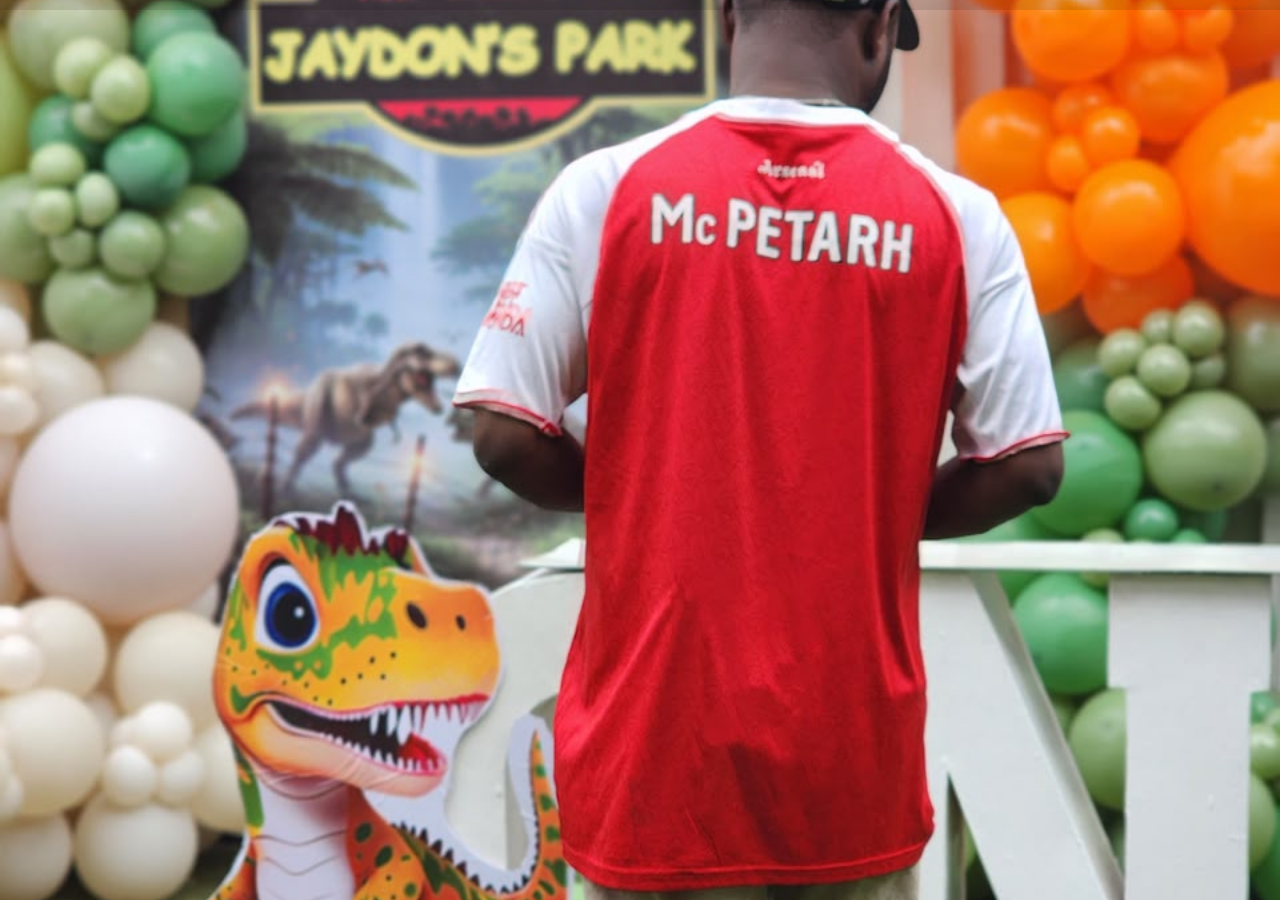
<file: Others.html>
<!DOCTYPE html>
<html lang="en">
<head>
    <meta charset="UTF-8">
    <meta name="viewport" content="width=device-width, initial-scale=1.0">
    <meta name="description" content="O-Dune Devs">
    <title>Tell Us What You Want</title>
    <link rel="preconnect" href="https://fonts.googleapis.com">
    <link rel="preconnect" href="https://fonts.gstatic.com" crossorigin>
    <link href="https://fonts.googleapis.com/css2?family=DM+Sans:opsz,wght@9..40,100..1000&display=swap" rel="stylesheet">
    <link href="https://fonts.googleapis.com/css2?family=Fraunces:opsz,wght,SOFT,WONK@9..144,100..900,0..100,0..1&display=swap" rel="stylesheet">
    <link rel="stylesheet" href="Others.css">
</head>
<body>
    <header></header>
    <main></main>
    <footer></footer> 
</body>
</html>
</file>
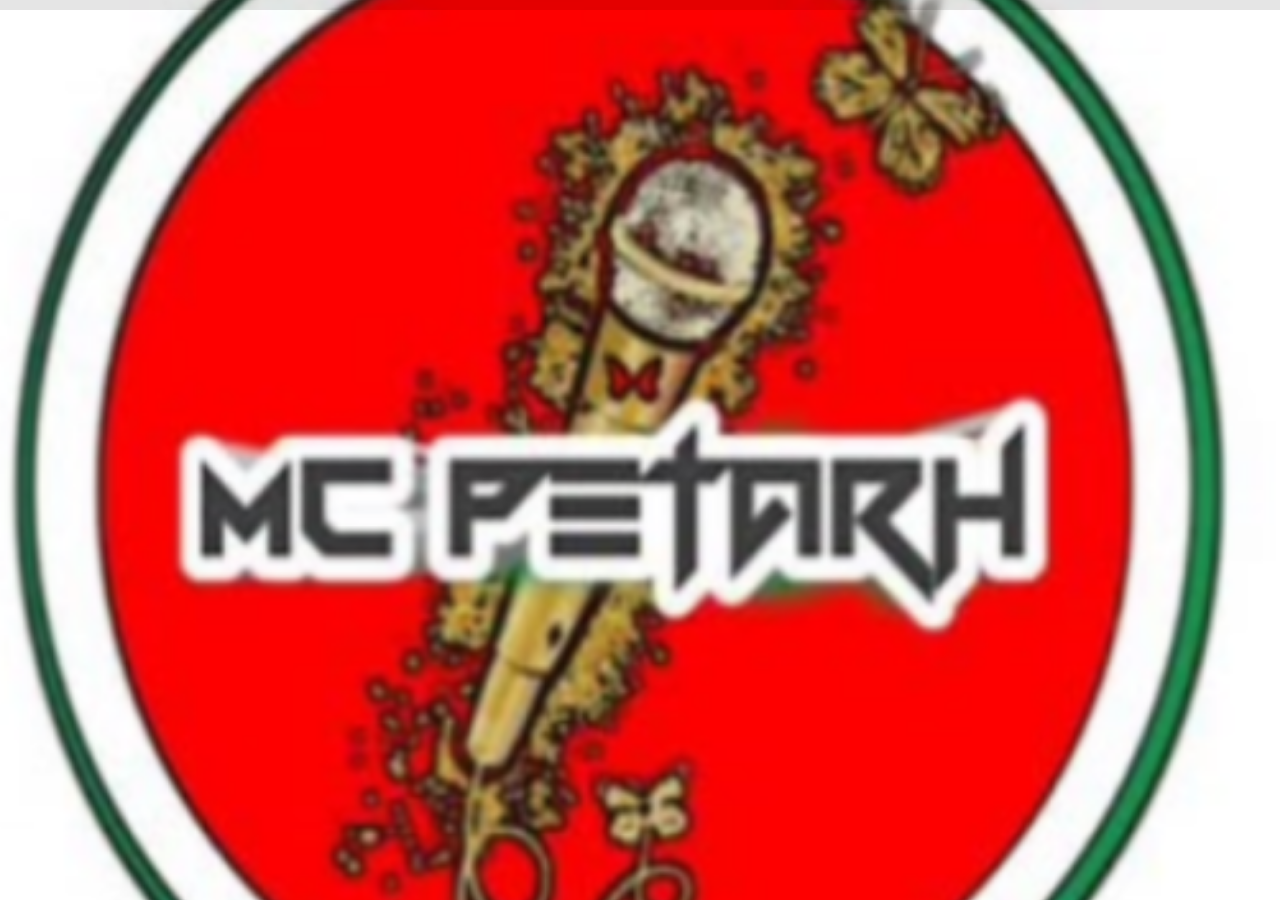
<file: Party.html>
<!DOCTYPE html>
<html lang="en">
<head>
    <meta charset="UTF-8">
    <meta name="viewport" content="width=device-width, initial-scale=1.0">
    <meta name="description" content="O-dune Devs">
    <title>Party-Mode; Let's get funky</title>
    <link rel="preconnect" href="https://fonts.googleapis.com">
    <link rel="preconnect" href="https://fonts.gstatic.com" crossorigin>
    <link href="https://fonts.googleapis.com/css2?family=DM+Sans:opsz,wght@9..40,100..1000&display=swap" rel="stylesheet">
    <link href="https://fonts.googleapis.com/css2?family=Fraunces:opsz,wght,SOFT,WONK@9..144,100..900,0..100,0..1&display=swap" rel="stylesheet">
    <link rel="stylesheet" href="party.css">
</head>
<body>
    <header></header>
    <main></main>
    <footer></footer>
</body>
</html>
</file>
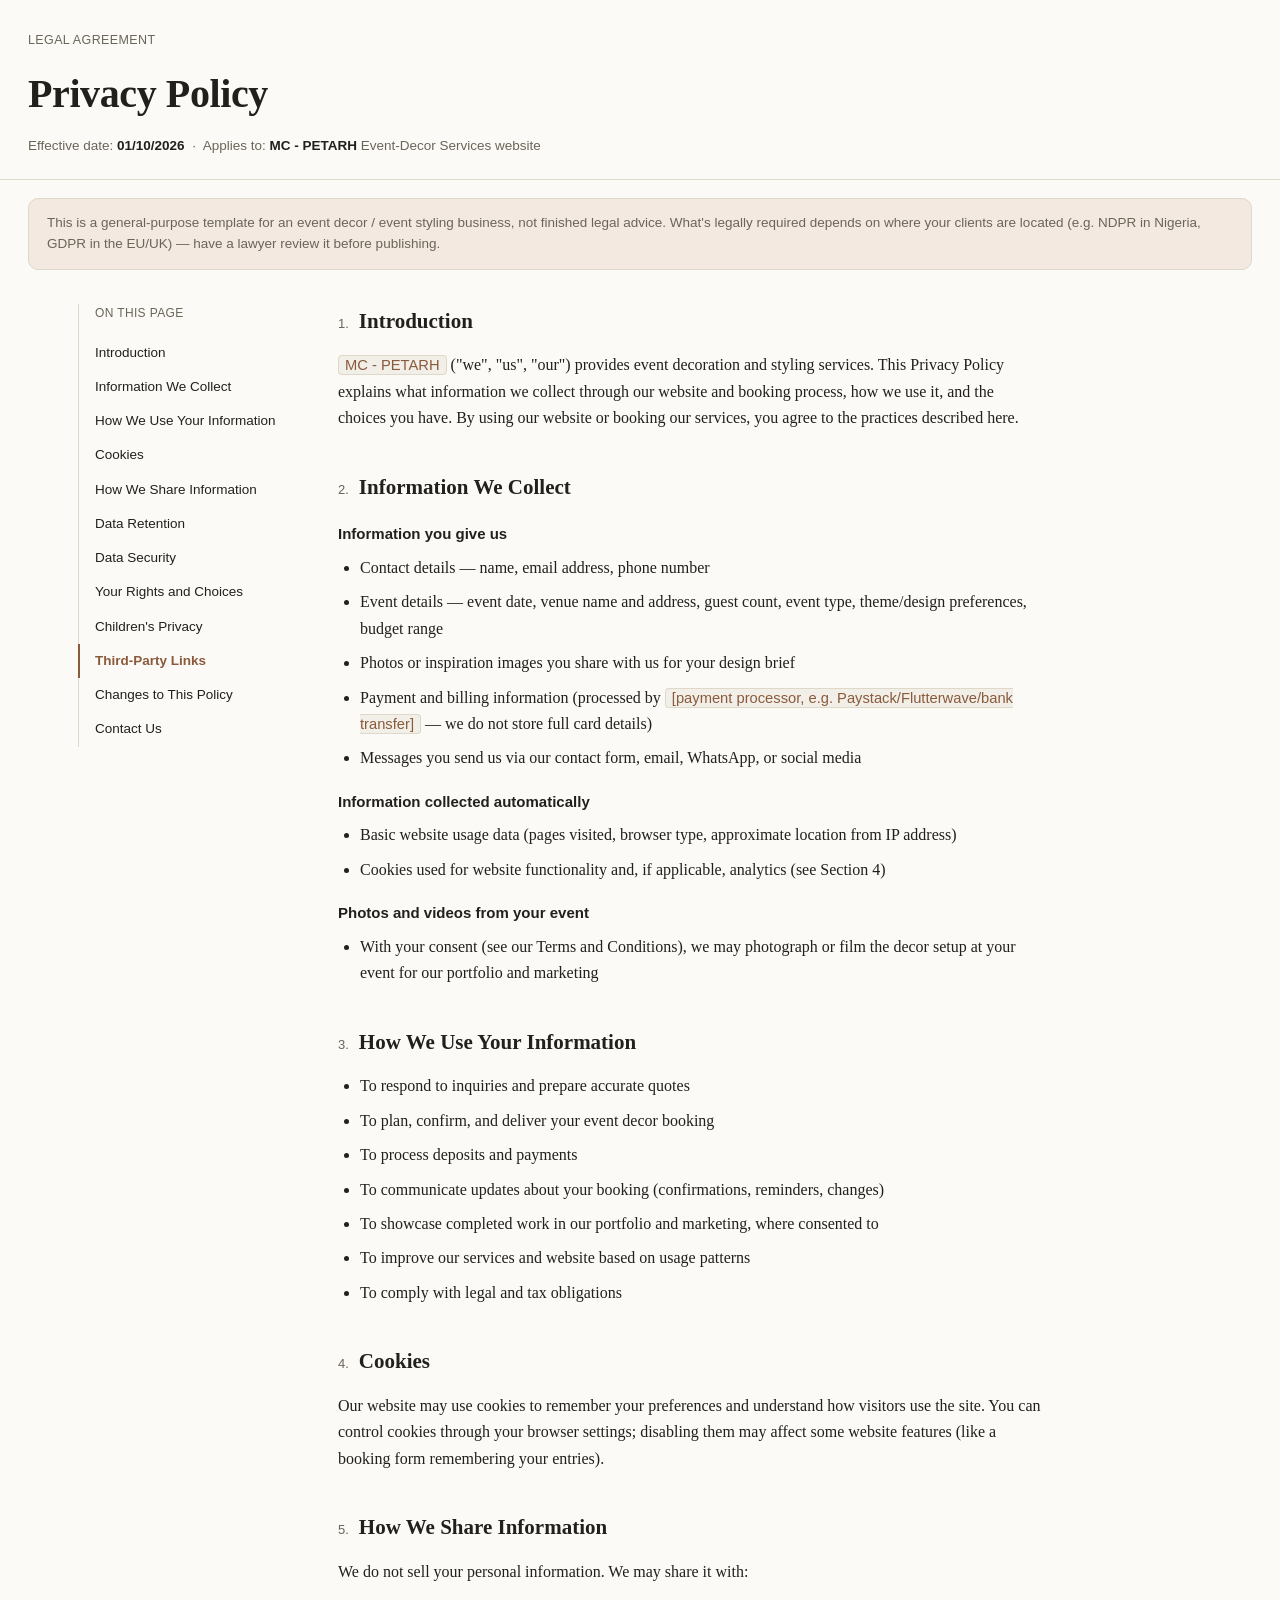
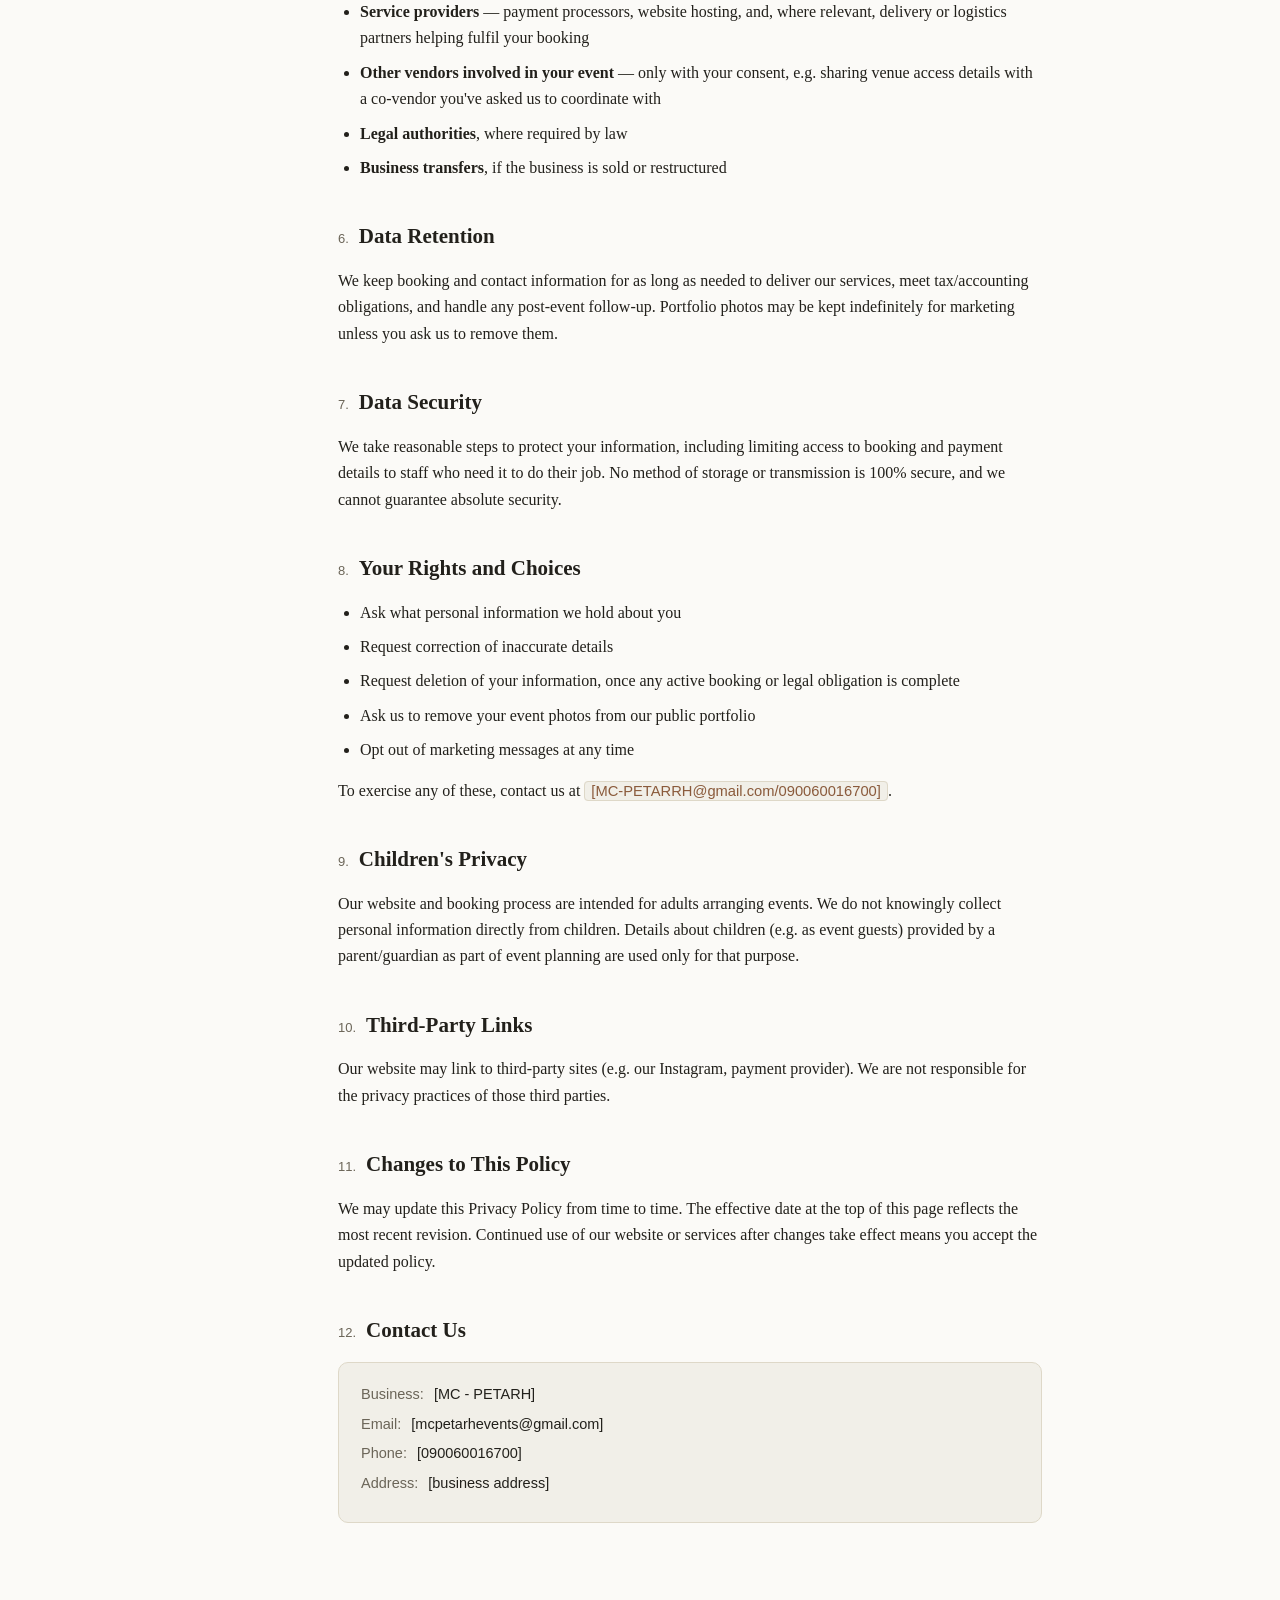
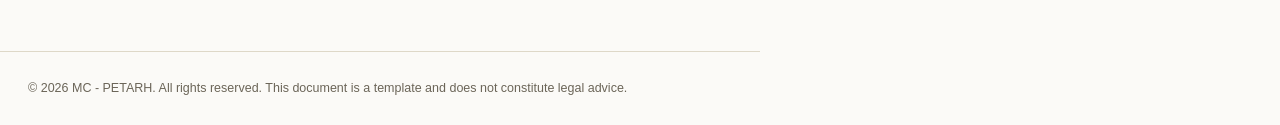
<file: Privacy.html>
<!DOCTYPE html>
<html lang="en">
<head>
<meta charset="UTF-8">
<meta name="viewport" content="width=device-width, initial-scale=1, viewport-fit=cover">
<title>Privacy Policy</title>
<link rel="stylesheet" href="privacy.css">
</head>
<body>
<div class="top">
  <div class="kicker">LEGAL AGREEMENT</div>
  <h1>Privacy Policy</h1>
  <div class="meta">Effective date: <b>01/10/2026</b> &nbsp;·&nbsp; Applies to: <b>MC - PETARH</b> Event-Decor Services website</div>
</div>

<div class="notice">This is a general-purpose template for an event decor / event styling business, not finished legal advice. What's legally required depends on where your clients are located (e.g. NDPR in Nigeria, GDPR in the EU/UK) — have a lawyer review it before publishing.</div>

<details class="mobile-toc"><summary>Jump to a section</summary><div id="mobileTocLinks"></div></details>

<div class="layout">
  <aside><nav id="tocNav"><div class="toc-label">ON THIS PAGE</div></nav></aside>

  <div class="doc" id="docBody">

    <section id="s1">
      <h2><span class="num">1.</span> Introduction</h2>
      <p><span class="placeholder">MC - PETARH</span> ("we", "us", "our") provides event decoration and styling services. This Privacy Policy explains what information we collect through our website and booking process, how we use it, and the choices you have. By using our website or booking our services, you agree to the practices described here.</p>
    </section>
    <section id="s2">
      <h2><span class="num">2.</span> Information We Collect</h2>
      <p class="sub">Information you give us</p>
      <ul>
        <li>Contact details — name, email address, phone number</li>
        <li>Event details — event date, venue name and address, guest count, event type, theme/design preferences, budget range</li>
        <li>Photos or inspiration images you share with us for your design brief</li>
        <li>Payment and billing information (processed by <span class="placeholder">[payment processor, e.g. Paystack/Flutterwave/bank transfer]</span> — we do not store full card details)</li>
        <li>Messages you send us via our contact form, email, WhatsApp, or social media</li>
      </ul>
      <p class="sub">Information collected automatically</p>
      <ul>
        <li>Basic website usage data (pages visited, browser type, approximate location from IP address)</li>
        <li>Cookies used for website functionality and, if applicable, analytics (see Section 4)</li>
      </ul>
      <p class="sub">Photos and videos from your event</p>
      <ul>
        <li>With your consent (see our Terms and Conditions), we may photograph or film the decor setup at your event for our portfolio and marketing</li>
      </ul>
    </section>

    <section id="s3">
      <h2><span class="num">3.</span> How We Use Your Information</h2>
      <ul>
        <li>To respond to inquiries and prepare accurate quotes</li>
        <li>To plan, confirm, and deliver your event decor booking</li>
        <li>To process deposits and payments</li>
        <li>To communicate updates about your booking (confirmations, reminders, changes)</li>
        <li>To showcase completed work in our portfolio and marketing, where consented to</li>
        <li>To improve our services and website based on usage patterns</li>
        <li>To comply with legal and tax obligations</li>
      </ul>
    </section>

    <section id="s4">
      <h2><span class="num">4.</span> Cookies</h2>
      <p>Our website may use cookies to remember your preferences and understand how visitors use the site. You can control cookies through your browser settings; disabling them may affect some website features (like a booking form remembering your entries).</p>
    </section>

    <section id="s5">
      <h2><span class="num">5.</span> How We Share Information</h2>
      <p>We do not sell your personal information. We may share it with:</p>
      <ul>
        <li><b>Service providers</b> — payment processors, website hosting, and, where relevant, delivery or logistics partners helping fulfil your booking</li>
        <li><b>Other vendors involved in your event</b> — only with your consent, e.g. sharing venue access details with a co-vendor you've asked us to coordinate with</li>
        <li><b>Legal authorities</b>, where required by law</li>
        <li><b>Business transfers</b>, if the business is sold or restructured</li>
      </ul>
    </section>

    <section id="s6">
      <h2><span class="num">6.</span> Data Retention</h2>
      <p>We keep booking and contact information for as long as needed to deliver our services, meet tax/accounting obligations, and handle any post-event follow-up. Portfolio photos may be kept indefinitely for marketing unless you ask us to remove them.</p>
    </section>

    <section id="s7">
      <h2><span class="num">7.</span> Data Security</h2>
      <p>We take reasonable steps to protect your information, including limiting access to booking and payment details to staff who need it to do their job. No method of storage or transmission is 100% secure, and we cannot guarantee absolute security.</p>
    </section>

    <section id="s8">
      <h2><span class="num">8.</span> Your Rights and Choices</h2>
      <ul>
        <li>Ask what personal information we hold about you</li>
        <li>Request correction of inaccurate details</li>
        <li>Request deletion of your information, once any active booking or legal obligation is complete</li>
        <li>Ask us to remove your event photos from our public portfolio</li>
        <li>Opt out of marketing messages at any time</li>
      </ul>
      <!-- The section belo needs an active email before launching -->
      <p>To exercise any of these, contact us at <span class="placeholder">[MC-PETARRH@gmail.com/090060016700]</span>.</p>
    </section>

    <section id="s9">
      <h2><span class="num">9.</span> Children's Privacy</h2>
      <p>Our website and booking process are intended for adults arranging events. We do not knowingly collect personal information directly from children. Details about children (e.g. as event guests) provided by a parent/guardian as part of event planning are used only for that purpose.</p>
    </section>

    <section id="s10">
      <h2><span class="num">10.</span> Third-Party Links</h2>
      <p>Our website may link to third-party sites (e.g. our Instagram, payment provider). We are not responsible for the privacy practices of those third parties.</p>
    </section>

    <section id="s11">
      <h2><span class="num">11.</span> Changes to This Policy</h2>
      <p>We may update this Privacy Policy from time to time. The effective date at the top of this page reflects the most recent revision. Continued use of our website or services after changes take effect means you accept the updated policy.</p>
    </section>

    <section id="s12">
      <h2><span class="num">12.</span> Contact Us</h2>
      <div class="contact-box">
        <div><b>Business:</b> [MC - PETARH]</div>
        <div><b>Email:</b> [mcpetarhevents@gmail.com]</div>
        <div><b>Phone:</b> [090060016700]</div>
        <div><b>Address:</b> [business address]</div>
      </div>
    </section>

  </div>
</div>

<footer>© <span id="year"></span> MC - PETARH. All rights reserved. This document is a template and does not constitute legal advice.</footer>

<script>
  document.getElementById('year').textContent = new Date().getFullYear();
  const sections = document.querySelectorAll('#docBody section');
  const tocNav = document.getElementById('tocNav');
  const mobileTocLinks = document.getElementById('mobileTocLinks');
  const links = [];
  sections.forEach(sec => {
    const label = sec.querySelector('h2').textContent.replace(/^\d+\.\s*/, '').trim();
    const a = document.createElement('a'); a.href = '#' + sec.id; a.textContent = label;
    tocNav.appendChild(a); links.push(a);
    const ma = document.createElement('a'); ma.href = '#' + sec.id; ma.textContent = label;
    mobileTocLinks.appendChild(ma);
  });
  const observer = new IntersectionObserver((entries) => {
    entries.forEach(entry => {
      if (entry.isIntersecting) {
        const id = entry.target.id;
        links.forEach(l => l.classList.toggle('active', l.getAttribute('href') === '#' + id));
      }
    });
  }, { rootMargin: '-20% 0px -70% 0px' });
  sections.forEach(sec => observer.observe(sec));
</script>
</body>
</html>
</file>
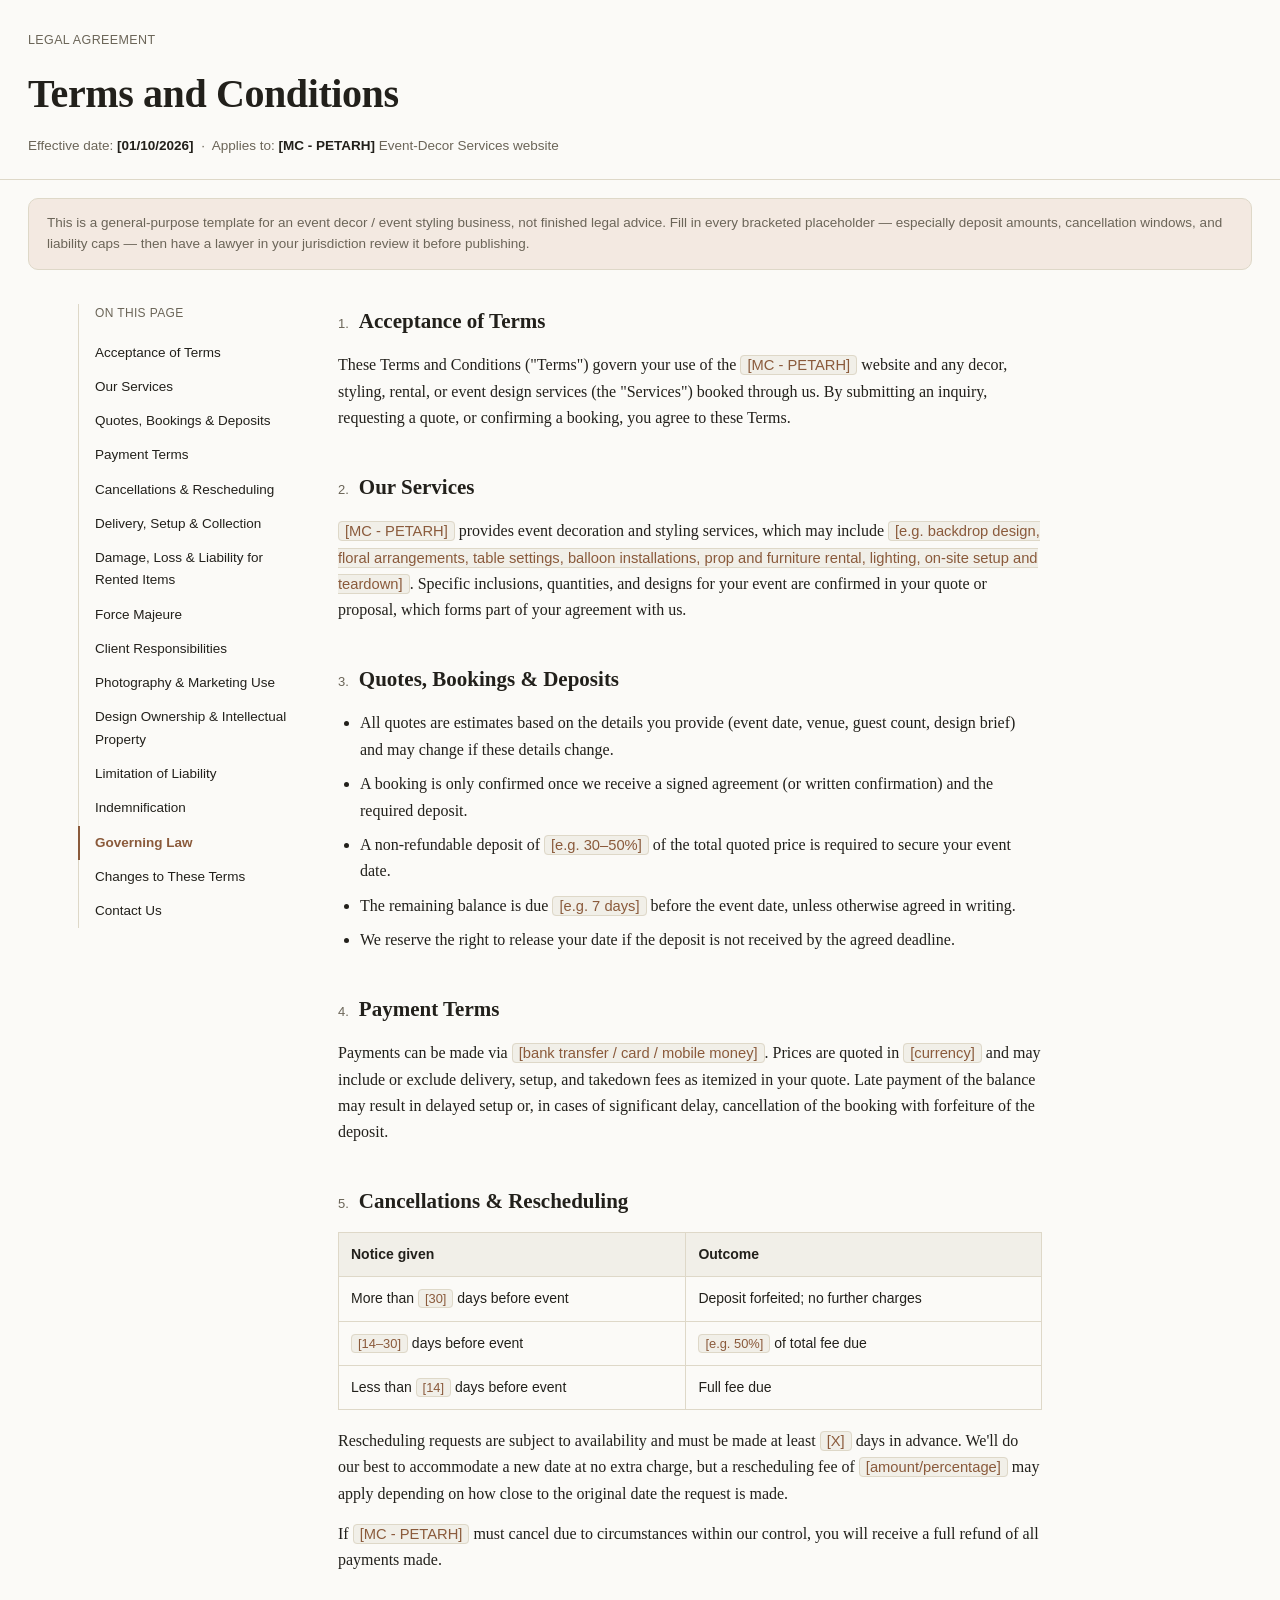
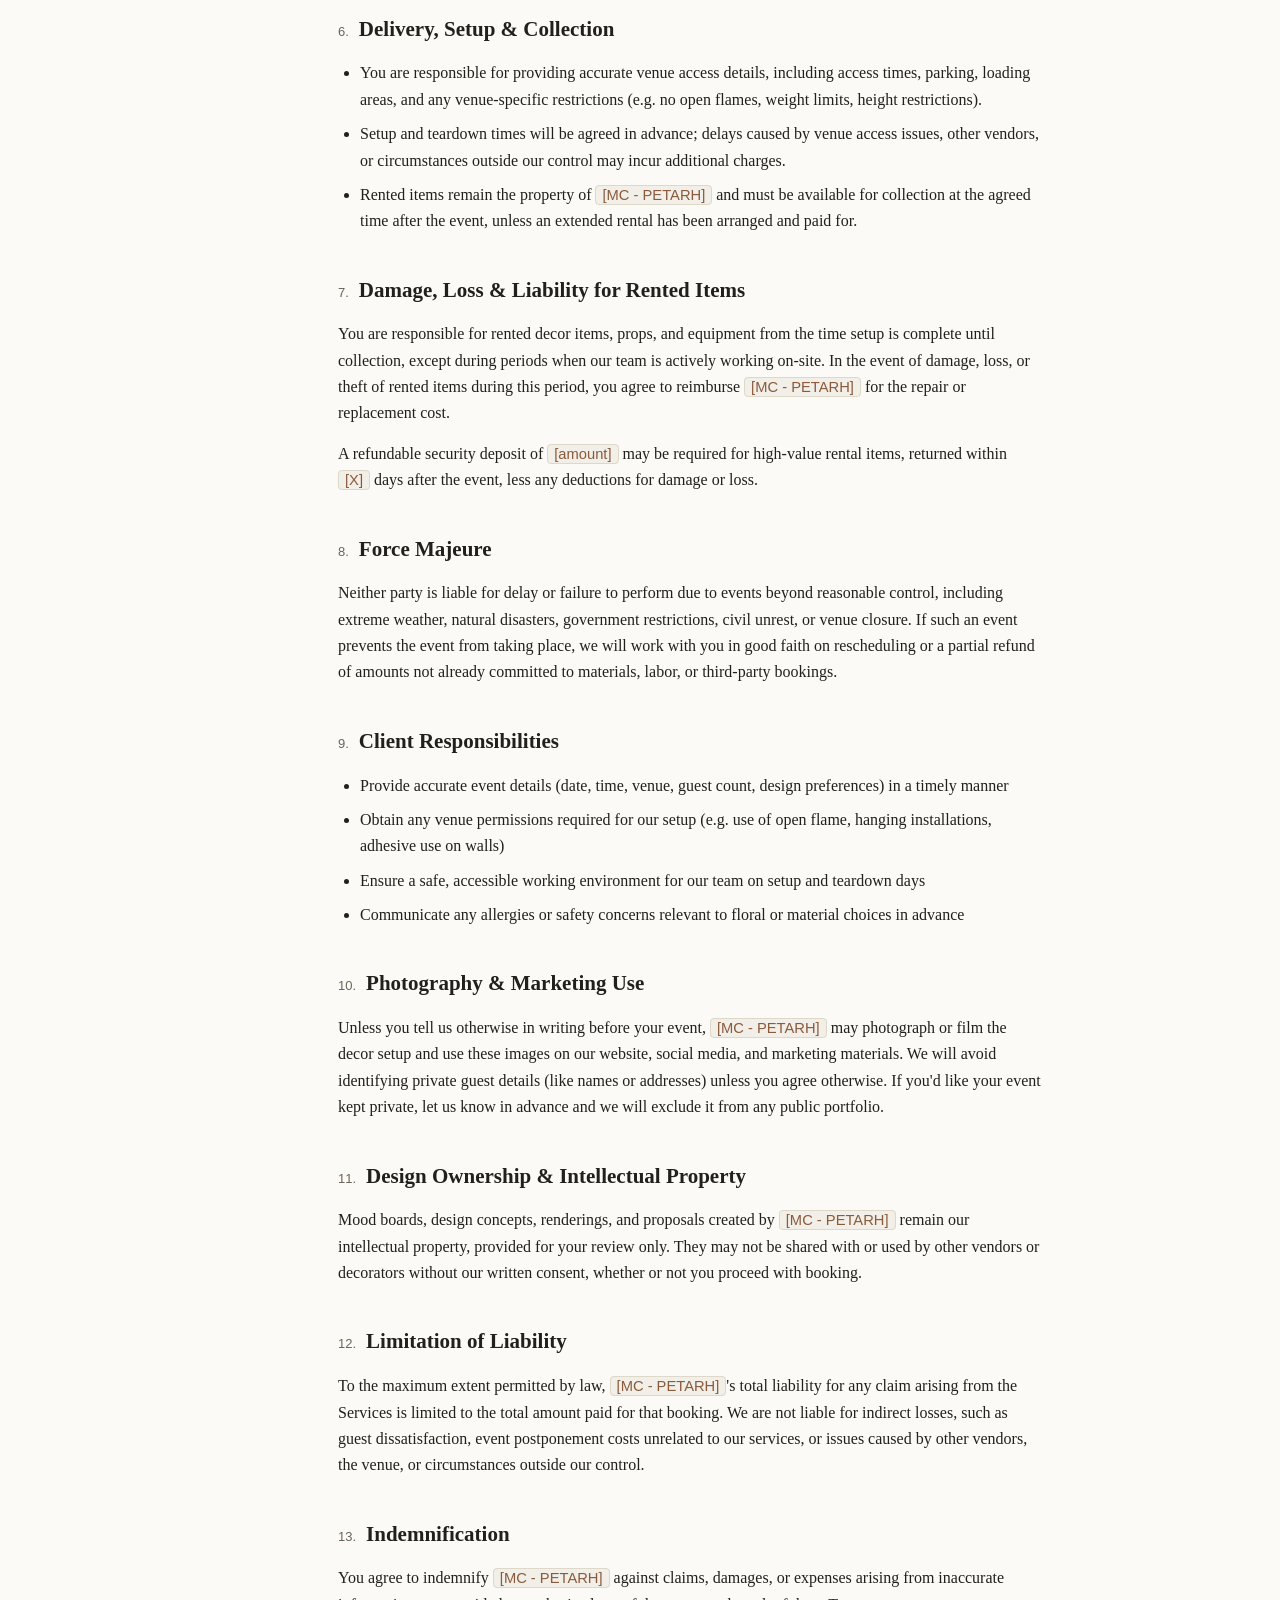
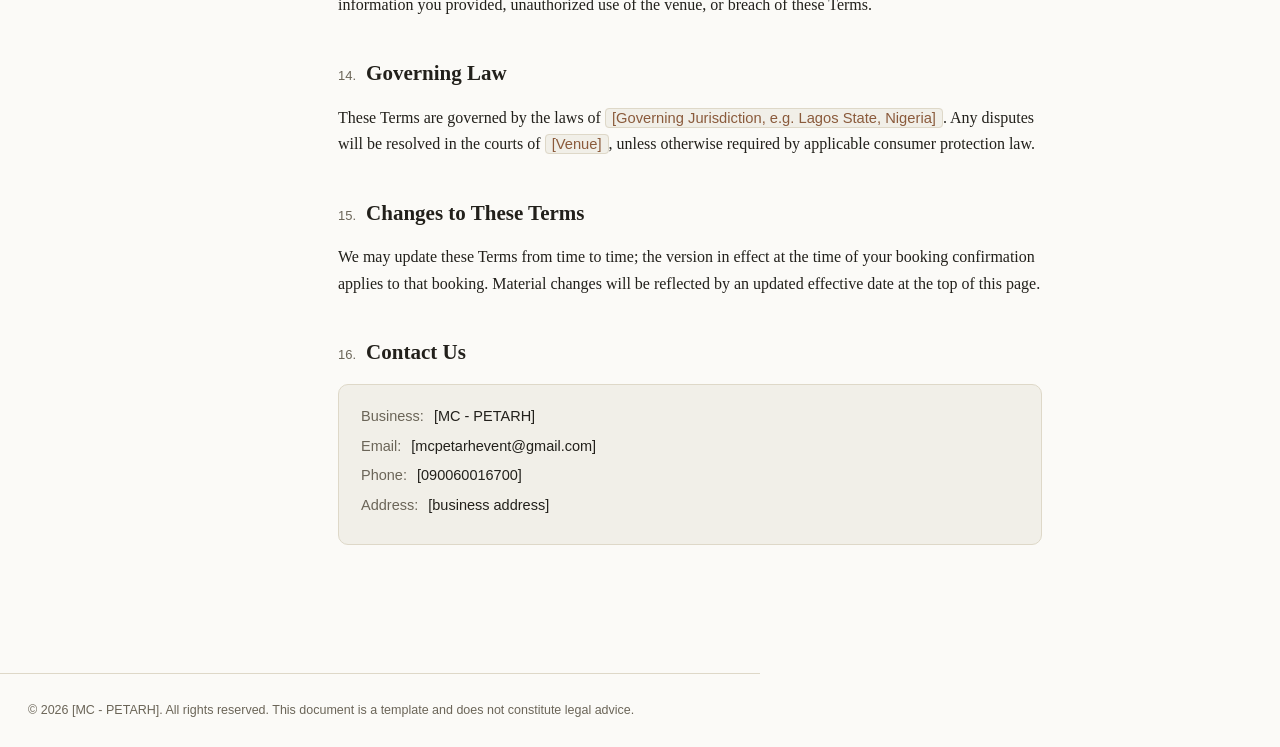
<file: Terms.html>
<!DOCTYPE html>
<html lang="en">
<head>
<meta charset="UTF-8">
<meta name="viewport" content="width=device-width, initial-scale=1, viewport-fit=cover">
<title>Terms and Conditions</title>
<link rel="stylesheet" href="terms.css">
</head>
<body>
<div class="top">
  <div class="kicker">LEGAL AGREEMENT</div>
  <h1>Terms and Conditions</h1>
  <div class="meta">Effective date: <b>[01/10/2026]</b> &nbsp;·&nbsp; Applies to: <b>[MC - PETARH]</b> Event-Decor Services website</div>
</div>

<div class="notice">This is a general-purpose template for an event decor / event styling business, not finished legal advice. Fill in every bracketed placeholder — especially deposit amounts, cancellation windows, and liability caps — then have a lawyer in your jurisdiction review it before publishing.</div>

<details class="mobile-toc"><summary>Jump to a section</summary><div id="mobileTocLinks"></div></details>

<div class="layout">
  <aside><nav id="tocNav"><div class="toc-label">ON THIS PAGE</div></nav></aside>

  <div class="doc" id="docBody">

    <section id="s1">
      <h2><span class="num">1.</span> Acceptance of Terms</h2>
      <p>These Terms and Conditions ("Terms") govern your use of the <span class="placeholder">[MC - PETARH]</span> website and any decor, styling, rental, or event design services (the "Services") booked through us. By submitting an inquiry, requesting a quote, or confirming a booking, you agree to these Terms.</p>
    </section>

    <section id="s2">
      <h2><span class="num">2.</span> Our Services</h2>
      <p><span class="placeholder">[MC - PETARH]</span> provides event decoration and styling services, which may include <span class="placeholder">[e.g. backdrop design, floral arrangements, table settings, balloon installations, prop and furniture rental, lighting, on-site setup and teardown]</span>. Specific inclusions, quantities, and designs for your event are confirmed in your quote or proposal, which forms part of your agreement with us.</p>
    </section>

    <section id="s3">
      <h2><span class="num">3.</span> Quotes, Bookings & Deposits</h2>
      <ul>
        <li>All quotes are estimates based on the details you provide (event date, venue, guest count, design brief) and may change if these details change.</li>
        <li>A booking is only confirmed once we receive a signed agreement (or written confirmation) and the required deposit.</li>
        <li>A non-refundable deposit of <span class="placeholder">[e.g. 30–50%]</span> of the total quoted price is required to secure your event date.</li>
        <li>The remaining balance is due <span class="placeholder">[e.g. 7 days]</span> before the event date, unless otherwise agreed in writing.</li>
        <li>We reserve the right to release your date if the deposit is not received by the agreed deadline.</li>
      </ul>
    </section>

    <section id="s4">
      <h2><span class="num">4.</span> Payment Terms</h2>
      <p>Payments can be made via <span class="placeholder">[bank transfer / card / mobile money]</span>. Prices are quoted in <span class="placeholder">[currency]</span> and may include or exclude delivery, setup, and takedown fees as itemized in your quote. Late payment of the balance may result in delayed setup or, in cases of significant delay, cancellation of the booking with forfeiture of the deposit.</p>
    </section>

    <section id="s5">
      <h2><span class="num">5.</span> Cancellations & Rescheduling</h2>
      <table>
        <tr><th>Notice given</th><th>Outcome</th></tr>
        <tr><td>More than <span class="placeholder">[30]</span> days before event</td><td>Deposit forfeited; no further charges</td></tr>
        <tr><td><span class="placeholder">[14–30]</span> days before event</td><td><span class="placeholder">[e.g. 50%]</span> of total fee due</td></tr>
        <tr><td>Less than <span class="placeholder">[14]</span> days before event</td><td>Full fee due</td></tr>
      </table>
      <p>Rescheduling requests are subject to availability and must be made at least <span class="placeholder">[X]</span> days in advance. We'll do our best to accommodate a new date at no extra charge, but a rescheduling fee of <span class="placeholder">[amount/percentage]</span> may apply depending on how close to the original date the request is made.</p>
      <p>If <span class="placeholder">[MC - PETARH]</span> must cancel due to circumstances within our control, you will receive a full refund of all payments made.</p>
    </section>

    <section id="s6">
      <h2><span class="num">6.</span> Delivery, Setup & Collection</h2>
      <ul>
        <li>You are responsible for providing accurate venue access details, including access times, parking, loading areas, and any venue-specific restrictions (e.g. no open flames, weight limits, height restrictions).</li>
        <li>Setup and teardown times will be agreed in advance; delays caused by venue access issues, other vendors, or circumstances outside our control may incur additional charges.</li>
        <li>Rented items remain the property of <span class="placeholder">[MC - PETARH]</span> and must be available for collection at the agreed time after the event, unless an extended rental has been arranged and paid for.</li>
      </ul>
    </section>

    <section id="s7">
      <h2><span class="num">7.</span> Damage, Loss & Liability for Rented Items</h2>
      <p>You are responsible for rented decor items, props, and equipment from the time setup is complete until collection, except during periods when our team is actively working on-site. In the event of damage, loss, or theft of rented items during this period, you agree to reimburse <span class="placeholder">[MC - PETARH]</span> for the repair or replacement cost.</p>
      <p>A refundable security deposit of <span class="placeholder">[amount]</span> may be required for high-value rental items, returned within <span class="placeholder">[X]</span> days after the event, less any deductions for damage or loss.</p>
    </section>

    <section id="s8">
      <h2><span class="num">8.</span> Force Majeure</h2>
      <p>Neither party is liable for delay or failure to perform due to events beyond reasonable control, including extreme weather, natural disasters, government restrictions, civil unrest, or venue closure. If such an event prevents the event from taking place, we will work with you in good faith on rescheduling or a partial refund of amounts not already committed to materials, labor, or third-party bookings.</p>
    </section>

    <section id="s9">
      <h2><span class="num">9.</span> Client Responsibilities</h2>
      <ul>
        <li>Provide accurate event details (date, time, venue, guest count, design preferences) in a timely manner</li>
        <li>Obtain any venue permissions required for our setup (e.g. use of open flame, hanging installations, adhesive use on walls)</li>
        <li>Ensure a safe, accessible working environment for our team on setup and teardown days</li>
        <li>Communicate any allergies or safety concerns relevant to floral or material choices in advance</li>
      </ul>
    </section>

    <section id="s10">
      <h2><span class="num">10.</span> Photography & Marketing Use</h2>
      <p>Unless you tell us otherwise in writing before your event, <span class="placeholder">[MC - PETARH]</span> may photograph or film the decor setup and use these images on our website, social media, and marketing materials. We will avoid identifying private guest details (like names or addresses) unless you agree otherwise. If you'd like your event kept private, let us know in advance and we will exclude it from any public portfolio.</p>
    </section>

    <section id="s11">
      <h2><span class="num">11.</span> Design Ownership & Intellectual Property</h2>
      <p>Mood boards, design concepts, renderings, and proposals created by <span class="placeholder">[MC - PETARH]</span> remain our intellectual property, provided for your review only. They may not be shared with or used by other vendors or decorators without our written consent, whether or not you proceed with booking.</p>
    </section>

    <section id="s12">
      <h2><span class="num">12.</span> Limitation of Liability</h2>
      <p>To the maximum extent permitted by law, <span class="placeholder">[MC - PETARH]</span>'s total liability for any claim arising from the Services is limited to the total amount paid for that booking. We are not liable for indirect losses, such as guest dissatisfaction, event postponement costs unrelated to our services, or issues caused by other vendors, the venue, or circumstances outside our control.</p>
    </section>

    <section id="s13">
      <h2><span class="num">13.</span> Indemnification</h2>
      <p>You agree to indemnify <span class="placeholder">[MC - PETARH]</span> against claims, damages, or expenses arising from inaccurate information you provided, unauthorized use of the venue, or breach of these Terms.</p>
    </section>

    <section id="s14">
      <h2><span class="num">14.</span> Governing Law</h2>
      <p>These Terms are governed by the laws of <span class="placeholder">[Governing Jurisdiction, e.g. Lagos State, Nigeria]</span>. Any disputes will be resolved in the courts of <span class="placeholder">[Venue]</span>, unless otherwise required by applicable consumer protection law.</p>
    </section>

    <section id="s15">
      <h2><span class="num">15.</span> Changes to These Terms</h2>
      <p>We may update these Terms from time to time; the version in effect at the time of your booking confirmation applies to that booking. Material changes will be reflected by an updated effective date at the top of this page.</p>
    </section>

    <section id="s16">
      <h2><span class="num">16.</span> Contact Us</h2>
      <div class="contact-box">
        <div><b>Business:</b> [MC - PETARH]</div>
        <div><b>Email:</b> [mcpetarhevent@gmail.com]</div>
        <div><b>Phone:</b> [090060016700]</div>
        <div><b>Address:</b> [business address]</div>
      </div>
    </section>

  </div>
</div>
<!-- This is the part here a legal practitioner needs to revist -->
<footer>© <span id="year"></span> [MC - PETARH]. All rights reserved. This document is a template and does not constitute legal advice.</footer>
<!-- ?????????????????????????????? -->
<script>
  document.getElementById('year').textContent = new Date().getFullYear();
  const sections = document.querySelectorAll('#docBody section');
  const tocNav = document.getElementById('tocNav');
  const mobileTocLinks = document.getElementById('mobileTocLinks');
  const links = [];
  sections.forEach(sec => {
    const label = sec.querySelector('h2').textContent.replace(/^\d+\.\s*/, '').trim();
    const a = document.createElement('a'); a.href = '#' + sec.id; a.textContent = label;
    tocNav.appendChild(a); links.push(a);
    const ma = document.createElement('a'); ma.href = '#' + sec.id; ma.textContent = label;
    mobileTocLinks.appendChild(ma);
  });
  const observer = new IntersectionObserver((entries) => {
    entries.forEach(entry => {
      if (entry.isIntersecting) {
        const id = entry.target.id;
        links.forEach(l => l.classList.toggle('active', l.getAttribute('href') === '#' + id));
      }
    });
  }, { rootMargin: '-20% 0px -70% 0px' });
  sections.forEach(sec => observer.observe(sec));
</script>
</body>
</html>
</file>
<file: Bday.css>
* {
    box-sizing: border-box;
    --nav-background: #f8f2eb;
    /* Original role: navbar and page background. */
    --nav-text: #301d1b;
    /* Original role: navbar and logo text. */
    --primary-button-background: #681f2b;
    /* Original role: consultation button background. */
    --button-text: #ffffff;
    /* Original role: text on primary buttons. */
    --deep-burgundy: #351116;
    /* Original role: dark headings, selected option and submit button. */
    --intro-accent: #e5bdb4;
    /* Original role: intro text palette accent. */
    --style-accent: #d9aaa0;
    /* Original role: style section palette accent. */
    --soft-cream: #fff5ef;
    /* Original role: light text and decorative palette accent. */
    --secondary-burgundy: #8c3744;
    /* Original role: secondary button palette color. */
    --muted-text: #796764;
    /* Original role: supporting copy and footer text. */
    --gold-accent: #b8860b;
    /* Original role: heading punctuation and focus accent. */
    --neutral-border: rgb(212, 201, 181);
    /* Original role: header, contact and form section dividers. */
    --option-surface: rgb(245, 240, 232);
    /* Original role: unselected event option background. */
    --option-border: #6b6355;
    /* Original role: unselected option border and supporting headings. */
    --green-hover: #2d4a3e;
    /* Original role: Weddings option hover and footer background. */
    --light-hover-text: #f5efe6;
    /* Original role: text on hovered options and footer. */
    --party-hover: burlywood;
    /* Original role: Private Celebrations option hover. */
    --other-hover: coral;
    /* Original role: Others option hover. */
    --input-surface: #e8e2d6;
    /* Original role: input and textarea background. */
    --body-text: #1c2b24;
    /* Original role: input and textarea text. */
    --textarea-border: #d7c7a5;
    /* Original role: textarea border. */
    --focus-border: black;
    /* Original role: focused input border. */
    --button-shadow: rgba(255, 255, 255, 0.14);
    /* Original role: consultation button hover shadow. */
    --footer-outline: rgba(245, 240, 232, 0.8);
    /* Original role: footer social icon outline. */
    --footer-divider: rgba(245, 240, 232, 0.6);
    /* Original role: footer bottom divider. */
    --footer-secondary-text: rgba(245, 240, 232, 0.8);
    /* Original role: secondary footer copy. */
    --footer-icon-text: #f5f0e8;
    /* Original role: social icon text. */
    --transparent: transparent;
    /* Original role: transparent form and focus backgrounds. */
}

html, body {
    scroll-behavior: smooth;
    margin: 0;
    min-height: 100%;
    background-color: var(--nav-background);
}
.head-cont{
    position: sticky;
    top: 0;
    z-index: 10;
    border-bottom: 1px solid var(--neutral-border);
    background-color: var(--nav-background);
    color: var(--nav-text);
}
.top-style{
    width: 100%;
    padding: 18px clamp(16px, 2.4vw, 32px) 14px;
    display: grid;
    grid-template-columns: minmax(0, 1fr) auto minmax(0, 1fr);
    align-items: center;
    column-gap: clamp(16px, 2.4vw, 32px);
}
.top-right-style{
    display: flex;
    align-items: center;
    justify-content: flex-start;
    gap: 16px;
    min-width: 0;
}

/* The Style for the company logo */

.logo{
    margin-right: 0;
   object-fit: contain;
    flex: 0 0 72px;
    width: 72px;
    height: 72px;
}
.logo-text{
    /* The Top text by the Right hand side */
    font-family: "Fraunces", serif;
    font-size: 20px;
    font-weight: 400;
    Line-height: 24px;
    letter-spacing: -0.4px;
    margin-right: 0px;
}
/* N:B- Needs adjustment on the font thickness */
/* The Navbar container */

.frst-cont{
    padding: 10px;
    display: flex;
    gap: clamp(12px, 2.4vw, 32px);
    align-items: center;
    justify-content: center;
    font-size: 12px;
    text-decoration: none;
}
.frst-cont a{
    /* The font size isn't exact to the figma design */
    font-family: "DM Sans", sans-serif;
    font-size: 14px;
    line-height: 20px;
    letter-spacing: -0.5px;
    padding-top: 5px;
    padding-bottom: 5px;
    padding-left: 10px;
    padding-right: 10px;
    border: none;
    color: var(--nav-text);
    font-weight: 200;
    text-decoration: none;
    transition: color 0.15s ease;
    cursor: pointer;
}
.frst-cont a:hover{
    font-weight: 500;
}
.frst-cont a:active,
.frst-cont a:focus{
   font-size: 16px;
   font-weight: 500;
   background-color: var(--transparent);
   border: 1.5px solid var(--gold-accent);
   border-radius: 8px;
}

.start-btn{
    background-color: var(--primary-button-background);
    font-family: "DM Sans", sans-serif;
    font-size: 16px;
    color: var(--button-text);
    line-height: 16px;
    letter-spacing: 0.28px;
    padding: 14px 32px;
    border: none;
    border-radius: 9999px;
    text-decoration: none;
    transition: color 0.2s ease, background-color 0.2s ease, box-shadow 0.2s ease, transform 0.2s ease;
    cursor: pointer;
    justify-self: end;
    margin-left: 0;
    margin-right: 0;
}
/* the changes are too sudden */
.start-btn:hover{
    transform: translateY(-3px);
    box-shadow: 0 6px 16px var(--button-shadow);
 
}

/* THis is the section one beginning  */
.frst-order-cont{
    width: 900px;
    height: 220px;
    margin-left: 300px;
}
.motto{
    font-family: "DM Sans", sans-serif;
    font-size: 13px;
    line-height: 18px;
    letter-spacing: 2.16px;
    font-weight: bold;
    color: var(--deep-burgundy);
    width: 896px;
    height: 24px;
    margin: 80px 0 16px;
    padding: 0;
}
.intro-head-text {
    font-family: "Fraunces", serif;
    font-size: 56px;
    font-weight: 420;
    line-height: 61.6px;
    letter-spacing: -0.56px;
    color: var(--deep-burgundy);
    margin: 15px 0 16px;
    padding: 0;
}
.fullstop{
    color: var(--gold-accent)
}
.intro-text {
    font-family: "DM Sans", sans-serif;
    font-size: 16px;
    font-weight: 400;
    font-style: normal;
    line-height: 26px;
    letter-spacing: 0;
    color: var(--muted-text);
    margin: 15px 0 16px;
    padding: 0;
}
/* */

.contact-btn {
    display: inline-flex;
    align-items: center;
    gap: 8px;
    width: fit-content;
    min-height: 38px;
    padding: 8px 16px;
    border: 1px solid var(--neutral-border);
    border-radius: 9999px;
    color: var(--muted-text);
    font-family: "DM Sans", sans-serif;
    font-size: 14px;
    font-weight: 400;
    font-style: normal;
    line-height: 20px;
}

.contact-btn::before {
    color: var(--muted-text);
    font-size: 16px;
    line-height: 1;
}

.contact-btn p {
    margin: 0;
}

.opt-hd-txt {
    font-family: "Fraunces", serif;
    font-size: 21px;
    font-weight: 300;
    font-style: italic;
    line-height: 28px;
    letter-spacing: 0px;
    color: var(--muted-text);
    width: 896px;
    height: 28px;
    margin-bottom: 0px;
}

.options {
    display: flex;
    flex-direction: row;
    align-items: center;
    justify-content: flex-start;
    flex-wrap: wrap;
    column-gap: 20px;
    row-gap: 16px;
    width: 896px;
    height: 67px;
    padding-top: 20px;
}

.opt-Bday{
    font-family: "DM Sans", sans-serif;
    line-height: 21px;
    display: inline-flex;
    align-items: center;
    justify-content: center;
    flex: 0 0 auto;
    padding: 12px 28px;
    background-color: var(--deep-burgundy);
    border: none;
    font-size: 16px;
    border-radius: 9999px;
    letter-spacing: 0px;
    color: var(--button-text);
    text-decoration: none;
     transition: background-color 0.2s ease, border-color 0.2s ease, color 0.2s ease;
}
.opt-party,
.opt-etc,
.opt {
    display: inline-flex;
    align-items: center;
    justify-content: center;
    flex: 0 0 auto;
    padding: 12px 24px;
    background-color: var(--option-surface);
    color: var(--muted-text);
    border: 1.5px solid var(--option-border);
    border-radius: 9999px;
    font-family: "DM Sans", sans-serif;
    font-size: 14px;
    line-height: 21px;
    letter-spacing: 0px;
    text-decoration: none;
    transition: background-color 0.2s ease, border-color 0.2s ease, color 0.2s ease;
}

.opt:hover {
    background-color: var(--green-hover);
    color: var(--light-hover-text);
}
.opt-party:hover{
    background-color: var(--party-hover);
    border-color: var(--party-hover);
    color: var(--light-hover-text);
}
.opt-etc:hover{
    background-color: var(--other-hover);
    border-color: var(--other-hover);
    color: var(--light-hover-text);
}
.form-hd-txt {
    font-family: "Fraunces", serif;
    font-size: 20px;
    font-weight: 300;
    font-style: italic;
    line-height: 28px;
    letter-spacing: 0px;
    color: var(--option-border);
}
.Cust_Id{
    font-family: "DM Sans",sans-serif;
    font-size: 13px;
    font-weight: 400;
    line-height: 19.5px;
    letter-spacing: 1.04px;
    color: var(--deep-burgundy);
}
.input-box {
    margin-bottom: 28px;
    background: var(--transparent);
    border: none;
    border-radius: 0;
    overflow: visible;
}

.input-box input {
    width: 438px;
    height: 52.5px;
    padding: 14px 20px;
    border: 1px solid var(--neutral-border);
    outline: none;
    background: var(--input-surface);
    border-radius: 12px;
    font-family: "DM Sans", sans-serif;
    font-size: 14px;
    color: var(--body-text);
}

.input-box input::placeholder,
.talk-box::placeholder {
    font-family: "DM Sans", sans-serif;
    font-size: 15px;
    font-weight: 500;
    line-height: 24px;
    color: var(--muted-text);
    opacity: 1;
    text-align: left;
}
.input-box input:focus{
    border: 2px solid var(--focus-border);
}
.Tel{
    font-family: "DM Sans",sans-serif;
    font-size: 13px;
    font-weight: 400;
    line-height: 19.5px;
    letter-spacing: 1.04px;
    color: var(--deep-burgundy);

}
.label-text{
    font-family: "DM Sans",sans-serif;
    font-size: 13px;
    font-weight: 600;
    line-height: 19.5px;
    letter-spacing: 1.04px;
}
.talk-box{
    background-color: var(--input-surface);
    border: 1px solid var(--textarea-border);
    border-radius: 24px;
    color: var(--body-text);
    width: 896px;
    height: 149.5px;
    padding: 18px 20px;
    text-align: left;
    vertical-align: top;
    resize: vertical;
    box-sizing: border-box;
    font-family: "DM Sans", sans-serif;
    font-size: 14px;
    line-height: 1.5;
}
.bottom-style {
    border-top: 2.3px solid var(--neutral-border);
    margin-top: 20px;
    padding-top: 18px;
    margin-bottom: 20px;
    display: flex;
    align-items: center;
    justify-content: center;
    gap: 18px;
    flex-wrap: wrap;
}
.btn {
    font-family: "DM Sans",sans-serif;
    font-size: 14px;
    font-weight: 400;
    line-height: 24px;
    letter-spacing: 0.28px;
    color: var(--button-text);
    border: none;
    background-color: var(--deep-burgundy);
    border-radius: 9999px;
    width: 582px;
    height: 52.5px;
    padding: 14px 32px;
    margin-right: 50px;
    display: block;
    transition: opacity 0.2s ease;
}
.btn:hover{
    opacity: 0.93;
}
.bttm-txt{
    font-family: "DM Sans",sans-serif;
    font-size: 12px;
    font-weight: 500;
    line-height: 16px;
    letter-spacing: 0px;
    color: var(--muted-text);
    margin:0px;
    display: block;
}

.site-footer {
    width: 100vw;
    margin-left: calc(50% - 50vw);
    background-color: var(--green-hover);
    color: var(--light-hover-text);
    margin-top: 50px;
}

.footer-style {
    width: 100%;
    display: flex;
    align-items: flex-end;
    justify-content: space-between;
    gap: 32px;
    padding: 28px 52px 40px;
    box-sizing: border-box;
}

.footer-brand {
    display: flex;
    flex-direction: column;
    align-items: flex-start;
    gap: 18px;
    margin-left: 10px;
}

.brand-wrap {
    display: flex;
    align-items: center;
    gap: 12px;
}

.footer-logo {
    width: 34px;
    height: 34px;
    object-fit: contain;
    border-radius: 50%;
}

.footer-logo-text {
    margin: 0;
    font-family: "Fraunces", serif;
    font-size: 28px;
    line-height: 1.2;
    letter-spacing: -0.5px;
    font-weight: 500;
}

.footer-tagline {
    margin: 0;
    font-family: "DM Sans", sans-serif;
    font-size: 15px;
    line-height: 1.5;
}

.handle-box {
    display: flex;
    align-items: center;
    justify-content: flex-end;
    gap: 26px;
    flex-wrap: wrap;
    margin-right: 18px;
    padding-bottom: 8px;
}

.footer-link {
    font-family: "DM Sans", sans-serif;
    font-size: 15px;
    font-weight: 400;
    color: var(--light-hover-text);
    line-height: 24px;
    text-decoration: none;
}
.footer-link.small {
    font-size: 13px;
}

.social-links {
    display: flex;
    align-items: center;
    gap: 14px;
    margin-left: 6px;
}

.social-icon {
    width: 36px;
    height: 36px;
    display: inline-flex;
    align-items: center;
    justify-content: center;
    border: 1px solid var(--footer-outline);
    border-radius: 50%;
    color: var(--footer-icon-text);
    text-decoration: none;
    font-size: 15px;
}

.social-icon i {
    display: inline-flex;
    align-items: center;
    justify-content: center;
}

.footer-bottom {
    display: flex;
    align-items: center;
    justify-content: space-between;
    gap: 20px;
    padding: 18px 52px 0;
    margin: 0;
    border-top: 1px solid var(--footer-divider);
    color: var(--footer-secondary-text);
    font-family: "DM Sans", sans-serif;
    font-size: 13px;
}

.footer-bottom p {
    margin: 0;
    margin-bottom: 15px;
}

.bottom-links {
    display: flex;
    align-items: center;
    gap: 24px;
}

/* A centered max-width wrapper prevents the fixed desktop offset from pushing content off smaller screens. */
.frst-order-cont {
    width: min(896px, calc(100% - 64px));
    height: auto;
    margin: 0 auto;
}

/* Fluid text and option containers prevent fixed-width content from overflowing the page wrapper. */
.motto,
.opt-hd-txt,
.options,
.talk-box {
    width: 100%;
}

.motto,
.opt-hd-txt,
.options {
    height: auto;
}

.intro-text {
    width: 100%;
    height: auto;
    max-width: 42rem;
}

/* Form controls fill their available column while retaining comfortable desktop maximums. */
.input-box {
    width: 100%;
}

.input-box input {
    display: block;
    width: min(100%, 438px);
    max-width: 100%;
}

.form-grid {
    display: grid;
    grid-template-columns: repeat(2, minmax(0, 1fr));
    column-gap: 24px;
    row-gap: 20px;
}

.form-field {
    min-width: 0;
}

.form-label {
    display: block;
    margin-bottom: 8px;
    font-family: "DM Sans", sans-serif;
    font-size: 13px;
    font-weight: 600;
    line-height: 19.5px;
    letter-spacing: 1.04px;
    color: var(--deep-burgundy);
}

.form-field .input-box {
    margin-bottom: 0;
}

.form-field .input-box input {
    width: 100%;
}

.vision-field {
    margin-top: 24px;
}

.vision-field .label-text {
    display: block;
    margin-bottom: 8px;
}

.talk-box {
    display: block;
    max-width: 100%;
}

@media (max-width: 720px) {
    .form-grid {
        grid-template-columns: repeat(2, minmax(0, 1fr));
    }
}

@media (max-width: 480px) {
    .form-grid {
        grid-template-columns: minmax(0, 1fr);
    }
}

.btn {
    width: min(100%, 582px);
    margin-right: 0;}

















































































































































.site-footer {
    width: 100vw;
    margin-left: calc(50% - 50vw);
    background-color: var(--deep-burgundy);
    color: var(--light-hover-text);
    margin-top: 50px;
}

.footer-style {
    width: 100%;
    display: flex;
    align-items: flex-end;
    justify-content: space-between;
    gap: 32px;
    padding: 28px 52px 40px;
    box-sizing: border-box;
}

.footer-brand {
    display: flex;
    flex-direction: column;
    align-items: flex-start;
    gap: 18px;
    margin-left: 10px;
}

.brand-wrap {
    display: flex;
    align-items: center;
    gap: 12px;
}

.footer-logo {
    width: 34px;
    height: 34px;
    object-fit: contain;
    border-radius: 50%;
}

.footer-logo-text {
    margin: 0;
    font-family: "Fraunces", serif;
    font-size: 28px;
    line-height: 1.2;
    letter-spacing: -0.5px;
    font-weight: 500;
}

.footer-tagline {
    margin: 0;
    font-family: "DM Sans", sans-serif;
    font-size: 15px;
    line-height: 1.5;
}

.handle-box {
    display: flex;
    align-items: center;
    justify-content: flex-end;
    gap: 26px;
    flex-wrap: wrap;
    margin-right: 18px;
    padding-bottom: 8px;
}

.footer-link {
    font-family: "DM Sans", sans-serif;
    font-size: 15px;
    font-weight: 400;
    color: var(--light-hover-text);
    line-height: 24px;
    text-decoration: none;
}
.footer-link.small {
    font-size: 13px;
}

.social-links {
    display: flex;
    align-items: center;
    gap: 14px;
    margin-left: 6px;
}

.social-icon {
    width: 36px;
    height: 36px;
    display: inline-flex;
    align-items: center;
    justify-content: center;
    border: 1px solid var(--footer-outline);
    border-radius: 50%;
    color: var(--footer-icon-text);
    text-decoration: none;
    font-size: 15px;
}

.social-icon i {
    display: inline-flex;
    align-items: center;
    justify-content: center;
}

.footer-bottom {
    display: flex;
    align-items: center;
    justify-content: space-between;
    gap: 20px;
    padding: 18px 52px 0;
    margin: 0;
    border-top: 1px solid var(--footer-divider);
    color: var(--footer-secondary-text);
    font-family: "DM Sans", sans-serif;
    font-size: 13px;
}

.footer-bottom p {
    margin: 0;
    margin-bottom: 15px;
}

.bottom-links {
    display: flex;
    align-items: center;
    gap: 24px;
}

/* A centered max-width wrapper prevents the fixed desktop offset from pushing content off smaller screens. */
.frst-order-cont {
    width: min(896px, calc(100% - 64px));
    height: auto;
    margin: 0 auto;
}

/* Fluid text and option containers prevent fixed-width content from overflowing the page wrapper. */
.motto,
.opt-hd-txt,
.options,
.talk-box {
    width: 100%;
}

.motto,
.opt-hd-txt,
.options {
    height: auto;
}

.intro-text {
    width: 100%;
    height: auto;
    max-width: 42rem;
}

/* Form controls fill their available column while retaining comfortable desktop maximums. */
.input-box {
    width: 100%;
}

.input-box input {
    display: block;
    width: min(100%, 438px);
    max-width: 100%;
}

.talk-box {
    display: block;
    max-width: 100%;
}

.btn {
    width: min(100%, 582px);
    margin-right: 0;
}

/* Let the footer stretch with the page flex layout; 100vw includes scrollbar width and caused horizontal overflow. */
.site-footer {
    width: 100%;
    max-width: 100%;
    margin-left: 0;
}
</file>
<file: booking.css>
* {
    box-sizing: border-box;
}

html, body {
    scroll-behavior: smooth;
    margin: 0;
    min-height: 100%;
    background-color: rgb(245,240, 232);
    color: #1c2b24;
}


body {
    min-height: 100vh;
    display: flex;
    flex-direction: column;
}
.head-cont{
    position: sticky;
    top: 0;
    z-index: 10;
    background-color: rgb(245,240, 232);
    border-bottom: 1px solid rgb(212,201, 181);
}
.top-style{
    width: 100%;
    padding-top: 18px;
    padding-right: 32px;
    padding-bottom: 14px;
    padding-left: 32px;
    display: flex;
    align-items: center;
    justify-content: space-between;
    gap: 8px;
}
.top-right-style{
    display: flex;
    align-items: center;
    justify-content: space-between;
    gap: 8px;
    min-width: 170px;
}
.logo{
    margin-right: 0;
    object-fit: contain;
    flex: 0 0 56px;
    width: 56px;
    height: 56px;
}
.logo-text{
    font-family: "Fraunces", serif;
    font-size: 16px;
    font-weight: 600;
    color: #1c2b24;
    Line-height: 24px;
    letter-spacing: -0.4px;
    margin-right: 0px;
}
.frst-cont{
    padding: 10px;
    display: flex;
    gap: 32px;
    align-items: center;
    justify-content: space-between;
    font-size: 12px;
    text-decoration: none;
}
.link-style{
    background: transparent;
    font-family: "DM Sans", sans-serif;
    font-size: 14px;
    line-height: 20px;
    letter-spacing: -0.px;
    padding-top: 5px;
    padding-bottom: 5px;
    padding-left: 10px;
    padding-right: 10px;
    border: none;
    color: #6b6355;
    font-weight: 200;
    text-decoration: none;
    /* This ain't functioning */
    transition:transform .15s ease, background .2s ease;
    cursor: pointer;
}
.link-style:hover{
    color: black;
    font-size: 16px;
    font-weight: 500;
    border-bottom: #b8860b;
    /* This also */
    transform:translateY(-1px);
}
.link-style:active,
.link-style:focus{
   color: black;
   font-weight: 500;
}
.start-btn{
    background-color: rgb(45, 74, 62);
    font-family: "DM Sans", sans-serif;
    color: #f5f0f8;
    line-height: 16px;
    letter-spacing: 0.28px;
    padding: 14px 32px;
    border: none;
    border-radius: 9999px;
    text-decoration: none;
    transition: background-color 0.15s ease;
    cursor: pointer;
    margin-left: -8px;
    margin-right: 0;
}
.start-btn:hover{
    background-color: rgb(28, 43, 36);
}
.act:hover{
    color: red;
}
.frst-order-cont{
    width: 896px;
    height: 220px;
    margin-left: 300px;
}
.motto{
    font-family: "DM Sans", sans-serif;
    font-size: 13px;
    line-height: 18px;
    letter-spacing: 2.16px;
    font-weight: bold;
    color: #b8860b;
    width: 896px;
    height: 24px;
    margin: 80px 0 16px;
    padding: 0;
}
.intro-head-text {
    --placeholder: initial;
    font-family: "Fraunces", serif;
    font-size: 56px;
    font-weight: 300;
    line-height: 61.6px;
    letter-spacing: -0.56px;
    color: #1c2b24;
    margin: 15px 0 16px;
    padding: 0;
}

.intro-text {
    font-family: "DM Sans", sans-serif;
    font-size: 16px;
    font-weight: 400;
    font-style: normal;
    line-height: 26px;
    letter-spacing: 0;
    color: #6b6355;
    width: 512px;
    height: 68px;
}

.contact-btn {
    display: inline-flex;
    align-items: center;
    gap: 8px;
    width: fit-content;
    min-height: 38px;
    padding: 8px 16px;
    border: 1px solid rgb(212, 201, 181);
    border-radius: 9999px;
    color: #6b6355;
    font-family: "DM Sans", sans-serif;
    font-size: 14px;
    font-weight: 400;
    font-style: normal;
    line-height: 20px;
}

.contact-btn::before {
    color: #6b6355;
    font-size: 16px;
    line-height: 1;
}

.contact-btn p {
    margin: 0;
}

.opt-hd-txt {
    font-family: "Fraunces", serif;
    font-size: 21px;
    font-weight: 300;
    font-style: italic;
    line-height: 28px;
    letter-spacing: 0px;
    color: #6b6355;
    width: 896px;
    height: 28px;
    margin-bottom: 0px;
}

.options {
    display: flex;
    flex-direction: row;
    align-items: center;
    justify-content: flex-start;
    flex-wrap: wrap;
    column-gap: 20px;
    row-gap: 16px;
    width: 896px;
    height: 67px;
    padding-top: 20px;
}

.opt-Bday,
.opt-party,
.opt-etc,
.opt {
    display: inline-flex;
    align-items: center;
    justify-content: center;
    flex: 0 0 auto;
    padding: 12px 24px;
    background-color: rgb(245,240, 232);
    border: 2px solid #6b6355;
    border-radius: 9999px;
    font-family: "DM Sans", sans-serif;
    font-size: 14px;
    line-height: 21px;
    letter-spacing: 0px;
    color: #6b6355;
    text-decoration: none;
}

.opt:hover {
    background-color: #2d4a3e;
    color: #f5efe6;
    font-size: 16px;
}
.opt-Bday:hover{
    background-color: #b8860b;
    border-color: #b8860b;
    color:#f5efe6;
    font-size: 16px;
}
.opt-party:hover{
    background-color: burlywood;
    border-color: burlywood;
    color: #f5efe6;
    font-size: 16px;
}
.opt-etc:hover{
    background-color: coral;
    border-color: coral;
    color: #f5efe6;
    font-size: 16px;
}
.form-hd-txt {
    font-family: "Fraunces", serif;
    font-size: 20px;
    font-weight: 300;
    font-style: italic;
    line-height: 28px;
    letter-spacing: 0px;
    color: #6b6355;
}
.Cust_Id{
    font-family: "DM Sans",sans-serif;
    font-size: 13px;
    font-weight: 600;
    line-height: 19.5px;
    letter-spacing: 1.04px;
    color: #6b6355;
}
.input-box {
    margin-bottom: 28px;
    background: transparent;
    border: none;
    border-radius: 0;
    overflow: visible;
}

.input-box input {
    width: 438px;
    height: 52.5px;
    padding: 14px 20px;
    border: 1px solid #D4C9B5;
    outline: none;
    background: #E8E2D6;
    border-radius: 12px;
    font-family: "DM Sans", sans-serif;
    font-size: 14px;
    color: #1c2b24;
}

.input-box input::placeholder,
.input-area::placeholder {
    font-family: "DM Sans", sans-serif;
    font-size: 15px;
    font-weight: 500;
    line-height:auto;
    color: #6b6355;
    opacity: 1;
    text-align: left;
}
.input-box input:focus{
    border: 2px solid black;
}
.Tel{
    font-family: "DM Sans",sans-serif;
    font-size: 13px;
    font-weight: 600;
    line-height: 19.5px;
    letter-spacing: 1.04px;
    color: #6b6355;

}
.label-text{
    font-family: "DM Sans",sans-serif;
    font-size: 13px;
    font-weight: 600;
    line-height: 19.5px;
    letter-spacing: 1.04px;
}
.talk-box{
    background-color: #E8E2D6;
    border: 1px solid #d7c7a5;
    border-radius: 24px;
    color: #1c2b24;
    width: 896px;
    height: 149.5px;
    padding: 18px 20px;
    text-align: left;
    vertical-align: top;
    resize: vertical;
    box-sizing: border-box;
    font-family: "DM Sans", sans-serif;
    font-size: 14px;
    line-height: 1.5;
}
.bottom-style {
    border-top: 2.3px solid rgb(212,201, 181);
    margin-top: 20px;
    padding-top: 18px;
    margin-bottom: 20px;
    display: flex;
    align-items: center;
    justify-content: center;
    gap: 18px;
    flex-wrap: wrap;
}
.btn {
    font-family: "DM Sans",sans-serif;
    font-size: 14px;
    font-weight: 400;
    line-height: 24px;
    letter-spacing: 0.28px;
    color: #f5f0f8;
    border: none;
    background-color: #2d4a3e;
    border-radius: 9999px;
    width: 582px;
    height: 52.5px;
    padding: 14px 32px;
    margin-right: 50px;
    display: block;
}
.btn:hover{
    background-color: rgb(28, 43, 36);
}
.bttm-txt{
    font-family: "DM Sans",sans-serif;
    font-size: 12px;
    font-weight: 500;
    line-height: 16px;
    letter-spacing: 0px;
    color: #6b6355;
    margin:0px;
    display: block;
}

.site-footer {
    width: 100vw;
    margin-left: calc(50% - 50vw);
    background-color: #2d4a3e;
    color: #f5efe6;
    margin-top: 50px;
}

.footer-style {
    width: 100%;
    display: flex;
    align-items: flex-end;
    justify-content: space-between;
    gap: 32px;
    padding: 28px 52px 40px;
    box-sizing: border-box;
}

.footer-brand {
    display: flex;
    flex-direction: column;
    align-items: flex-start;
    gap: 18px;
    margin-left: 10px;
}

.brand-wrap {
    display: flex;
    align-items: center;
    gap: 12px;
}

.footer-logo {
    width: 34px;
    height: 34px;
    object-fit: contain;
    border-radius: 50%;
}

.footer-logo-text {
    margin: 0;
    font-family: "Fraunces", serif;
    font-size: 28px;
    line-height: 1.2;
    letter-spacing: -0.5px;
    font-weight: 500;
}

.footer-tagline {
    margin: 0;
    font-family: "DM Sans", sans-serif;
    font-size: 15px;
    line-height: 1.5;
}

.handle-box {
    display: flex;
    align-items: center;
    justify-content: flex-end;
    gap: 26px;
    flex-wrap: wrap;
    margin-right: 18px;
    padding-bottom: 8px;
}

.footer-link {
    font-family: "DM Sans", sans-serif;
    font-size: 15px;
    font-weight: 400;
    color: #f5efe6;
    line-height: 24px;
    text-decoration: none;
}
/* Needs debugging */
.footer-link:hover {
    font-size: 20px;
}
/* END */
.footer-link.small {
    font-size: 13px;
}

.social-links {
    display: flex;
    align-items: center;
    gap: 14px;
    margin-left: 6px;
}

.social-icon {
    width: 36px;
    height: 36px;
    display: inline-flex;
    align-items: center;
    justify-content: center;
    border: 1px solid rgba(245, 240, 232, 0.8);
    border-radius: 50%;
    color: #f5f0e8;
    text-decoration: none;
    font-size: 15px;
}

.social-icon i {
    display: inline-flex;
    align-items: center;
    justify-content: center;
}

.footer-bottom {
    display: flex;
    align-items: center;
    justify-content: space-between;
    gap: 20px;
    padding: 18px 52px 0;
    margin: 0;
    border-top: 1px solid rgba(245, 240, 232, 0.6);
    color: rgba(245, 240, 232, 0.8);
    font-family: "DM Sans", sans-serif;
    font-size: 13px;
}

.footer-bottom p {
    margin: 0;
    margin-bottom: 15px;
}

.bottom-links {
    display: flex;
    align-items: center;
    gap: 24px;
}

/* A centered max-width wrapper prevents the fixed desktop offset from pushing content off smaller screens. */
.frst-order-cont {
    width: min(896px, calc(100% - 64px));
    height: auto;
    margin: 0 auto;
}

/* Fluid text and option containers prevent fixed-width content from overflowing the page wrapper. */
.motto,
.opt-hd-txt,
.options,
.talk-box {
    width: 100%;
}

.motto,
.opt-hd-txt,
.options {
    height: auto;
}

.intro-text {
    width: 100%;
    height: auto;
    max-width: 560px;
}

/* Form controls fill their available column while retaining comfortable desktop maximums. */
.input-box {
    width: 100%;
}

.input-box input {
    display: block;
    width: min(100%, 438px);
    max-width: 100%;
}

.talk-box {
    display: block;
    max-width: 100%;
}

.btn {
    width: min(100%, 582px);
    margin-right: 0;
}

/* Let the footer stretch with the page flex layout; 100vw includes scrollbar width and caused horizontal overflow. */
.site-footer {
    width: 100%;
    max-width: 100%;
    margin-left: 0;
}

/* Tablet spacing keeps the brand, navigation, and return link from competing for one row. */
@media (max-width: 900px) {
    .top-style {
        padding: 16px 24px 12px;
        gap: 16px;
    }

    .top-right-style {
        min-width: 0;
        gap: 12px;
    }

    .frst-cont {
        gap: clamp(8px, 2vw, 20px);
    }

    .start-btn {
        padding: 12px 20px;
        margin: 0;
        text-align: center;
    }

    .frst-order-cont {
        width: min(896px, calc(100% - 48px));
    }

    .intro-head-text {
        font-size: clamp(40px, 6vw, 56px);
        line-height: 1.1;
    }

    .options {
        column-gap: 12px;
        row-gap: 12px;
    }

    .footer-style,
    .footer-bottom {
        padding-right: 32px;
        padding-left: 32px;
    }
}

/* On narrow screens the header gets a second row for navigation, while content and controls use the viewport width. */
@media (max-width: 700px) {
    .top-style {
        display: grid;
        grid-template-columns: minmax(0, 1fr) auto;
        column-gap: 12px;
        row-gap: 8px;
        padding: 14px 20px 12px;
    }

    .top-right-style {
        grid-column: 1;
        grid-row: 1;
    }

    .frst-cont {
        display: none;
    }

    .start-btn {
        grid-column: 2;
        grid-row: 1;
        font-size: 13px;
        line-height: 18px;
        padding: 10px 14px;
    }

    .frst-order-cont {
        width: calc(100% - 40px);
    }

    .motto {
        margin-top: 48px;
        margin-bottom: 12px;
        letter-spacing: 1.5px;
    }

    .intro-head-text {
        margin-top: 12px;
        font-size: clamp(36px, 8vw, 48px);
        line-height: 1.08;
    }

    .intro-text {
        font-size: 15px;
        line-height: 1.6;
    }

    .contact-btn {
        max-width: 100%;
        flex-wrap: wrap;
    }

    .options {
        padding-top: 12px;
        padding-bottom: 8px;
        column-gap: 10px;
        row-gap: 10px;
    }

    .opt-Bday,
    .opt-party,
    .opt-etc,
    .opt {
        max-width: 100%;
        padding: 10px 16px;
        text-align: center;
    }

    .talk-box {
        min-height: 140px;
    }

    .bottom-style {
        align-items: stretch;
        flex-direction: column;
        gap: 12px;
    }

    .btn {
        width: 100%;
    }

    .footer-style {
        align-items: flex-start;
        flex-direction: column;
        gap: 24px;
        padding: 28px 24px;
    }

    .footer-brand,
    .handle-box {
        margin: 0;
    }

    .handle-box {
        justify-content: flex-start;
        gap: 18px;
    }

    .footer-bottom {
        align-items: flex-start;
        flex-direction: column;
        gap: 8px;
        padding: 16px 24px 0;
    }

    .footer-bottom p {
        margin-bottom: 0;
    }

    .bottom-links {
        padding-bottom: 16px;
    }
}

/* Phone-specific sizing protects the logo, labels, and form fields from cramped viewport edges. */
@media (max-width: 480px) {
    .top-style {
        padding-right: 16px;
        padding-left: 16px;
    }

    .logo {
        flex-basis: 44px;
        width: 44px;
        height: 44px;
    }

    .logo-text {
        font-size: 14px;
    }

    .start-btn {
        max-width: 150px;
        padding: 9px 12px;
    }

    .frst-cont {
        gap: 4px;
    }

    .link-style {
        padding-right: 8px;
        padding-left: 8px;
    }

    .frst-order-cont {
        width: calc(100% - 32px);
    }

    .motto {
        margin-top: 36px;
        font-size: 11px;
    }

    .intro-head-text {
        font-size: clamp(32px, 9vw, 40px);
    }

    .contact-btn {
        width: fit-content;
        font-size: 13px;
    }

    .opt-Bday,
    .opt-party,
    .opt-etc,
    .opt {
        flex: 1 1 calc(50% - 10px);
    }

    .input-box input,
    .talk-box {
        width: 100%;
        font-size: 14px;
    }

    .footer-style {
        padding-right: 20px;
        padding-left: 20px;
    }

    .footer-logo-text {
        font-size: 24px;
    }

    .handle-box {
        column-gap: 14px;
        row-gap: 10px;
    }

    .footer-bottom {
        padding-right: 20px;
        padding-left: 20px;
    }
}
</file>
<file: Couple.css>
* {
    box-sizing: border-box;
}

html, body {
    margin: 0;
    min-height: 100%;
    min-width: 100%;
    background-image: url('banga.png');
    background-position: center;
    background-size: contain;
    background-repeat: no-repeat;
    backdrop-filter: blur(100px);
    box-shadow: 0   0   0   10px rgba(0, 0,0, .1);

}
</file>
<file: Landing.css>
* {
    box-sizing: border-box;
    --un-nav:#f8f2eb;
    --un-nav-txt:#301d1b;
    --un-btn:#681f2b;
    --un-btn-txt:#ffffff;
    --bgc:#351116;
    --intro-txt:#e5bdb4;
    --style-txt:#d9aaa0;
    --talkmore:#fff5ef;
    --deux-btn:#8c3744;
    --foot-bgc:#796764;
    --optional:#796764;
}

html, body {
    scroll-behavior: smooth;
    margin: 0;
    min-height: 100%;
}
.head-cont{
    position: relative;
    top: 0;
    z-index: 10;
    border-bottom: 1px solid rgb(212,201, 181);
    background-color: var(--un-nav);
    color: var(--un-nav-txt);
}
.top-style{
    width: 100%;
    padding: 18px clamp(16px, 2.4vw, 32px) 14px;
    display: grid;
    grid-template-columns: minmax(0, 1fr) auto minmax(0, 1fr);
    align-items: center;
    column-gap: clamp(16px, 2.4vw, 32px);
}
.top-right-style{
    display: flex;
    align-items: center;
    justify-content: flex-start;
    gap: 16px;
    min-width: 0;
}
/* The Style for the company logo */
.logo{
    margin-right: 0;
   object-fit: contain;
    flex: 0 0 72px;
    width: 72px;
    height: 72px;
}
.logo-text{
    /* The Top text by the Right hand side */
    font-family: "Fraunces", serif;
    font-size: 20px;
    font-weight: 600;
    Line-height: 24px;
    letter-spacing: -0.4px;
    margin-right: 0px;
}
.frst-cont{
    padding: 10px;
    display: flex;
    gap: clamp(12px, 2.4vw, 32px);
    align-items: center;
    justify-content: center;
    font-size: 12px;
    text-decoration: none;
}
.frst-cont a{
    /* The font size isn't exact to the figma design */
    font-family: "DM Sans", sans-serif;
    font-size: 14px;
    line-height: 20px;
    letter-spacing: -0.px;
    padding-top: 5px;
    padding-bottom: 5px;
    padding-left: 10px;
    padding-right: 10px;
    border: none;
    color: var(--un-nav-txt);
    font-weight: 200;
    text-decoration: none;
    transition: color 0.15s ease;
    cursor: pointer;
}
.frst-cont a:hover{
    font-weight: 500;
}
.frst-cont a:active,
.frst-cont a:focus{
   font-size: 16px;
   font-weight: 500;
   background-color: transparent;
   border: 1.5px solid #b8860b;
   border-radius: 8px;
}

.start-btn{
    background-color: var(--un-btn);
    font-family: "DM Sans", sans-serif;
    font-size: 16px;
    color: var(--un-btn-txt);
    line-height: 16px;
    letter-spacing: 0.28px;
    padding: 14px 32px;
    border: none;
    border-radius: 9999px;
    text-decoration: none;
    transition: color 0.2s ease, background-color 0.2s ease, box-shadow 0.2s ease, transform 0.2s ease;
    cursor: pointer;
    justify-self: end;
    margin-left: 0;
    margin-right: 0;
}
/* the changes are too sudden */
.start-btn:hover{
    transform: translateY(-3px);
    box-shadow: 0 6px 16px rgba(255, 255, 255, 0.14);
 

}

/* THis is the section one beginning  */

.book-btn{
    background-color: var(--deux-btn);
    font-family: "DM Sans", sans-serif;
    font-size: 14px;
    font-weight: 500;
    color: var(--un-btn-txt);
    line-height: 16px;
    letter-spacing: 0.28px;
    padding-top: 14px;
    padding-bottom: 14px;
    padding-left: 32px;
    padding-right: 32px;
    border: none;
    border-radius: 9999px;
    text-decoration: none;
    transition: background-color 180ms ease, transform 180ms ease;
}
/* The changes are too sudden */
.book-btn:hover,
.book-btn:focus-visible{
    font-weight: 650;
    transform: translateY(-2px);
    box-shadow: 0 6px 16px rgba(255, 255, 255, 0.14);
}

.view-btn{
    font-family: "DM Sans", sans-serif;
    font-size: 14px;
    font-weight: 500;
    color: #f5efe6;
    line-height: 16px;
    letter-spacing: 0.28px;
    padding-top: 14px;
    padding-bottom: 14px;
    padding-left: 32px;
    padding-right: 32px;
    margin-left: 20px;
    border: 1px solid rgb(212,201, 181);
    border-radius: 9999px;
    text-decoration: none;
    transition: background-color 180ms ease, transform 180ms ease;
}
.view-btn:hover{
    font-weight: 650;
    color: #1c1b29;
    background-color: rgb(245,240, 232);
    transform: translateY(-2px);
    box-shadow: 0 8px 18px rgba(0, 0, 0, 0.18);
}

.motto-text{
    font-family: "DM Sans", sans-serif;
    font-size: 12px;
    font-weight: bold;
    color: #b8860b;
    min-height: 18px;
    width: 496px;
    height: 18px;
    margin-top: 0px;
    margin-bottom: 40px;
    max-width: 200px;
}

.snd-cont{
    background-color: var(--bgc);
    display: flex;
    justify-content: space-between;
    align-items: flex-start;
    gap: 0;
    min-height: 720px;
    box-sizing: border-box;
    padding: 0;
    position: relative;
    flex-direction: row;
}

.Text-cont{
    min-height: 100%;
    padding-left: 24px;
    padding-top: 18px;
    padding-right: 18px;
    display: flex;
    flex-direction: column;
    justify-content: flex-start;
    flex: 0 0 52%;
    order: 1;
}
.text-cont{ 
    margin-bottom: 20px;
}
.landing-img{
    position: relative;
    flex: 0 0 48%;
    width: 100%;
    max-width: 1000px;
    min-height: 100%;
    box-sizing: border-box;
    margin-left: auto;
    display: flex;
    align-items: flex-start;
    justify-content: center;
    margin-top: 25px;
    padding-top: 50px;
    order: 2;
}
.landing-img img {
    width: min(100%, 720px);
    height: 535px;
    object-fit: cover;
    border-radius: 30px;
    display: block;
    position: relative;
    right: 10px;
    margin-top: 0;
}
.Big-Text{
    font-family: "Fraunces", serif;
    font-size: 86.4px;
    font-weight: 300;
    line-height: 93.3px;
    letter-spacing: -1.73px;
    color: var(--un-btn-txt);
    width: 100%;
    max-width: 496px;
    margin-top: 0px;
    margin-bottom: 30px;
    overflow-wrap: break-word;
    word-break: break-word;
    text-align: left;
}

.inline{
    font-family: "Fraunces", serif;
    font-weight: 300;
    font-style: italic;
    color: var(--style-txt);
}

.Small-text{
    font-family: "DM Sans", sans-serif;
    font-size: 21px;
    font-weight: 400;
    color:var(--talkmore);
    min-height: 50px;
    width: 100%;
    max-width: 400px;
}

.cta-group{
    margin-top: 20px;
    min-height: 50px;
    padding-bottom: 0px;
    margin-bottom: 0px;
}

.feats-cont{
    font-family: "Fraunces", serif;
    font-size: 24px;
    font-weight: 600;
    color: var(--un-btn-txt);
    line-height: 32px;
    letter-spacing: 0px;
    display: flex;
    align-items: flex-end;
    justify-content: space-between;
    gap: 32px;
    margin-top: 0px;
    margin-bottom: 0px;
    padding-top: 20px;
    padding-bottom: 20px;
    box-sizing: border-box;
    border-top: 1px solid rgb(212,201, 181);
    background-color: var(--foot-bgc);
}

.feats-amount{ 
    flex: 1;
    min-height: 30px;
    border-right: 1px solid #9caf97;
    box-sizing: border-box;
}

.feats-time{
    flex: 1;
    min-height: 30px;
    border-right: 1px solid #9caf97;
    box-sizing: border-box;
}

.feats-location{
    flex: 1;
    min-height: 30px;
    box-sizing: border-box;
}

.feats-amount h6,
.feats-time h6,
.feats-location h6 {
    margin: 0;
    font-size: clamp(2.1rem, 2vw, 3.2rem);
    line-height: 1;
    font-weight: 600;
    padding: 0px;
}
.small-text{
    display: block;
    font-family: "DM Sans", sans-serif;
    font-size: 12px;
    font-weight: 800;
    color: var(--un-nav-txt);
    letter-spacing: 0.02em;
    line-height: 1.4;
    min-height: 20px;
    width: 100%;
    max-width: 200px;
    margin-top: 6px;
}

.small-text p {
    margin: 0;
}
.fake-btn{
    position: absolute;
    /* The function below 
    is what controls the btn alignment on the page */
    left: calc(46.6% + 10px);
    /* This controls how far the object is from the ground */
    bottom: 140px;
    background: #1e3d35;
    opacity: 0.7;
    color: #F5F0E8;
    border-radius: 28px;
    padding: 16px 24px;
    display: flex;
    flex-direction: column;
    align-items: center;
    justify-content: center;
    z-index: 2;
}
.fst-text{
    font-family: "DM Sans", sans-serif;
    font-size: 18px;
    line-height: 12px;
    font-weight: 500;
    letter-spacing: 0.04em;
    color: #f5f0f8;
    opacity: 0.9;
    margin-top: 0px;
    margin-bottom: 0px;
}
.snd-text{
    font-family: "Fraunces", serif;
    font-size: 10px;
    line-height: 24px;
    font-weight: 500;
    letter-spacing: -0.02em;
    padding-top: 2px;
    color: #f5f0f8;
    text-align: center;
    display: block;
}

/* The second section */
.info-page{
    --placeholder:initial;
}
/* Smaller screens only. The base rules above remain the laptop layout. */
@media (max-width: 1100px) {
    .top-style {
        gap: 16px;
    }

    .frst-cont {
        gap: 16px;
    }

    .start-btn {
        padding-left: 20px;
        padding-right: 20px;
    }

    .Text-cont {
        padding-right: 24px;
    }

    .Big-Text {
        font-size: clamp(4rem, 7.3vw, 5.4rem);
        line-height: 1.08;
        letter-spacing: -0.04em;
    }

    .landing-img img {
        height: min(700px, 68vw);
    }

    .feats-cont {
        gap: 16px;
    }

    .about-cont {
        padding: 72px 32px 80px;
    }

    .about-wrap {
        gap: 36px;
    }

    .about-image {
        height: 520px;
    }
}

@media (max-width: 850px) {
    .top-style {
        display: flex;
        justify-content: space-between;
        padding: 16px 24px 12px;
        flex-wrap: wrap;
    }

    .frst-cont {
        order: 3;
        width: 100%;
        justify-content: center;
        padding: 4px 0 0;
    }

    .snd-cont {
        min-height: 500px;
        flex-direction: row;
        align-items: stretch;
    }

    .Text-cont,
    .landing-img {
        flex: 0 0 auto;
    }

    .Text-cont {
        order: 1;
        width: 55%;
        padding: clamp(28px, 6vw, 48px) clamp(12px, 4vw, 40px) 28px clamp(16px, 5vw, 48px);
    }

    .landing-img {
        order: 2;
        width: 45%;
        padding: clamp(28px, 7vw, 56px) clamp(12px, 4vw, 40px) 12px 0;
    }

    .landing-img img {
        width: 100%;
        height: clamp(260px, 58vw, 520px);
        min-height: 0;
        right: 0;
    }

    .Big-Text {
        max-width: 100%;
        font-size: clamp(2.8rem, 10vw, 5rem);
        line-height: 1.08;
    }

    .fake-btn {
        left: auto;
        right: clamp(40px, 12vw, 100px);
        bottom: 54px;
    }

    .about-wrap {
        grid-template-columns: 1fr;
    }

    .about-image {
        height: 420px;
    }
}

@media (max-width: 600px) {
    .top-style {
        justify-content: flex-start;
        gap: clamp(8px, 3vw, 18px);
        padding: 14px 16px 10px;
    }

    .top-right-style {
        min-width: 0;
    }

    .logo {
        flex-basis: 56px;
        width: 56px;
        height: 56px;
    }

    .logo-text {
        font-size: 14px;
    }

    .start-btn {
        font-size: 12px;
        line-height: 15px;
        padding: 11px 14px;
        margin-left: auto;
        justify-self: auto;
        text-align: center;
    }

    .frst-cont {
        display: none;
    }

    .link-style {
        font-size: 13px;
        padding-left: 8px;
        padding-right: 8px;
    }

    .Text-cont {
        padding: 40px 20px 28px;
    }

    .motto-text {
        width: 100%;
        max-width: 100%;
        margin-bottom: 24px;
    }

    .Big-Text {
        font-size: clamp(2.8rem, 13vw, 4.25rem);
        line-height: 1.08;
        margin-bottom: 22px;
    }

    .Small-text {
        font-size: 16px;
        line-height: 1.5;
    }

    .cta-group {
        display: flex;
        flex-direction: column;
        align-items: stretch;
        gap: 10px;
    }

    .book-btn,
    .view-btn {
        display: block;
        width: 100%;
        min-height: 48px;
        padding: 14px 18px;
        margin: 0;
        text-align: center;
        line-height: 18px;
        white-space: nowrap;
    }

    .feats-cont {
        display: grid;
        grid-template-columns: repeat(3, minmax(0, 1fr));
        align-items: start;
        column-gap: clamp(8px, 3vw, 24px);
        row-gap: 0;
        justify-content: space-between;
        width: 100%;
        padding: 8px 0;
    }

    .feats-amount,
    .feats-time,
    .feats-location {
        width: 100%;
        height: auto;
        min-width: 0;
        padding: 0 8px;
    }

    .feats-amount {
        padding-left: 0;
    }

    .feats-location {
        padding-right: 0;
    }

    .feats-amount h6,
    .feats-time h6,
    .feats-location h6 {
        font-size: clamp(1.15rem, 6vw, 2.5rem);
        line-height: 1.05;
        white-space: nowrap;
    }

    .small-text {
        font-size: 11px;
        line-height: 1.3;
        max-width: 100%;
    }

    .landing-img {
        padding: 28px 20px 20px;
    }

    .landing-img img {
        height: 86vw;
        min-height: 260px;
        max-height: 420px;
    }

    .fake-btn {
        right: clamp(20px, 8vw, 34px);
        bottom: 42px;
        max-width: calc(100% - 40px);
        padding: 8px 10px;
        border-radius: 14px;
    }

    .fst-text {
        font-size: clamp(14px, 4vw, 18px);
        line-height: 16px;
        white-space: nowrap;
    }

    .snd-text {
        font-size: 9px;
        line-height: 18px;
        white-space: nowrap;
    }

    .about-cont {
        padding: 64px 20px 72px;
    }

    .about-image {
        height: 360px;
    }

    .section-title {
        font-size: 2.4rem;
    }

    .about-text {
        font-size: 16px;
    }
}

@media (max-width: 380px) {
    .top-style {
        gap: 10px;
    }

    .book-btn,
    .view-btn {
        padding-right: 10px;
        padding-left: 10px;
    }

    .start-btn {
        max-width: 132px;
        white-space: normal;
    }

    .fake-btn {
        right: 20px;
        bottom: 34px;
        max-width: calc(100% - 40px);
    }

    .Big-Text {
        font-size: 2.65rem;
    }

    .feats-cont {
        column-gap: 8px;
    }

    .small-text {
        font-size: 10px;
    }
}

@media screen and (max-width: 400px) and (max-height: 554px) {
    .fake-btn {
        display: none;
    }
}
</file>
<file: Others.css>
* {
    box-sizing: border-box;
}

html, body {
    margin: 0;
    min-height: 100%;
    background-image: url('Background.png');
    background-position: center;
    background-size: cover;
    background-repeat: no-repeat;
    backdrop-filter: blur(20px);
    box-shadow: 0   0   0   10px rgba(0, 0,0, .1);
}
</file>
<file: party.css>
* {
    box-sizing: border-box;
}

html, body {
    margin: 0;
    min-height: 100%;
    background-image: url('banga.png');
    background-position: center;
    background-size: cover;
    background-repeat: no-repeat;
    backdrop-filter: blur(20px);
    box-shadow: 0   0   0   10px rgba(0, 0,0, .1);
}
</file>
<file: privacy.css>
:root{
    --paper:#FBFAF7;--panel:#F1EFE8;--ink:#22201B;--muted:#6B6558;--line:#DED8C8;--accent:#8A5A3B;--accent-soft:#F3E9E1;
  }
  @media (prefers-color-scheme: dark){
    :root:not([data-theme="light"]){--paper:#17160F;--panel:#1E1D15;--ink:#EDE8DC;--muted:#A79E8B;--line:#332F22;--accent:#D7A67D;--accent-soft:#2A2118;}
  }
  :root[data-theme="dark"]{--paper:#17160F;--panel:#1E1D15;--ink:#EDE8DC;--muted:#A79E8B;--line:#332F22;--accent:#D7A67D;--accent-soft:#2A2118;}
  *{box-sizing:border-box;}
  html,body{height:100%;}
  body{margin:0;background:var(--paper);color:var(--ink);font-family:"Iowan Old Style","Palatino Linotype","Georgia",serif;-webkit-font-smoothing:antialiased;line-height:1.65;}
  .layout{max-width:1180px;margin:0 auto;display:grid;grid-template-columns:260px minmax(0,1fr);gap:0;}
  @media (max-width:860px){.layout{grid-template-columns:1fr;} aside{display:none;}}
  .top{border-bottom:1px solid var(--line);padding:30px 28px 22px;}
  .top .kicker{font-family:"Helvetica Neue",Arial,sans-serif;font-size:12.5px;letter-spacing:.03em;color:var(--muted);margin-bottom:10px;}
  .top h1{margin:0 0 8px;font-size:clamp(28px,4vw,40px);font-weight:600;letter-spacing:-.01em;}
  .top .meta{font-family:"Helvetica Neue",Arial,sans-serif;font-size:13.5px;color:var(--muted);}
  .top .meta b{color:var(--ink);font-weight:600;}
  .notice{margin:18px 28px 0;padding:14px 18px;background:var(--accent-soft);border:1px solid var(--line);border-radius:10px;font-family:"Helvetica Neue",Arial,sans-serif;font-size:13.5px;color:var(--muted);line-height:1.55;}
  aside{padding:34px 20px 40px 28px;position:sticky;top:0;align-self:start;max-height:100vh;overflow-y:auto;}
  aside nav{border-left:1px solid var(--line);padding-left:16px;font-family:"Helvetica Neue",Arial,sans-serif;}
  aside .toc-label{font-size:12px;letter-spacing:.03em;color:var(--muted);margin-bottom:12px;}
  aside a{display:block;font-size:13.5px;color:var(--ink);text-decoration:none;padding:6px 0;border-left:2px solid transparent;margin-left:-17px;padding-left:15px;}
  aside a:hover{color:var(--accent);}
  aside a.active{border-left-color:var(--accent);color:var(--accent);font-weight:600;}
  .doc{padding:34px 28px 90px;max-width:760px;}
  section{margin-bottom:38px;scroll-margin-top:24px;}
  section h2{font-size:21px;font-weight:600;margin:0 0 14px;display:flex;align-items:baseline;gap:10px;}
  section h2 .num{font-family:"Helvetica Neue",Arial,sans-serif;font-size:13px;color:var(--muted);font-weight:500;}
  section p{margin:0 0 14px;font-size:16px;color:var(--ink);}
  section ul{margin:0 0 14px;padding-left:22px;}
  section li{margin-bottom:8px;font-size:16px;}
  section .sub{font-size:15px;font-weight:600;margin:18px 0 8px;font-family:"Helvetica Neue",Arial,sans-serif;color:var(--ink);}
  table{width:100%;border-collapse:collapse;margin:0 0 18px;font-family:"Helvetica Neue",Arial,sans-serif;font-size:14px;}
  table th, table td{text-align:left;padding:10px 12px;border:1px solid var(--line);vertical-align:top;}
  table th{background:var(--panel);font-weight:600;color:var(--ink);}
  .placeholder{background:var(--panel);border:1px solid var(--line);border-radius:4px;padding:1px 6px;font-family:"Helvetica Neue",Arial,sans-serif;font-size:.92em;color:var(--accent);}
  .contact-box{background:var(--panel);border:1px solid var(--line);border-radius:10px;padding:20px 22px;font-family:"Helvetica Neue",Arial,sans-serif;font-size:14.5px;}
  .contact-box div{margin-bottom:6px;}
  .contact-box b{color:var(--muted);font-weight:500;margin-right:6px;}
  footer{border-top:1px solid var(--line);padding:26px 28px;font-family:"Helvetica Neue",Arial,sans-serif;font-size:12.5px;color:var(--muted);max-width:760px;}
  .mobile-toc{display:none;}
  @media (max-width:860px){
    .mobile-toc{display:block;margin:16px 28px 0;border:1px solid var(--line);border-radius:10px;overflow:hidden;font-family:"Helvetica Neue",Arial,sans-serif;}
    .mobile-toc summary{padding:13px 16px;font-size:13.5px;cursor:pointer;color:var(--ink);list-style:none;display:flex;justify-content:space-between;align-items:center;}
    .mobile-toc summary::-webkit-details-marker{display:none;}
    .mobile-toc summary::after{content:"▾";color:var(--muted);}
    .mobile-toc[open] summary::after{content:"▴";}
    .mobile-toc div{padding:0 16px 14px;}
    .mobile-toc a{display:block;font-size:13.5px;color:var(--ink);text-decoration:none;padding:6px 0;border-top:1px solid var(--line);}
    .mobile-toc a:first-child{border-top:none;}
  }
</file>
<file: terms.css>
:root{
    --paper:#FBFAF7;
    --panel:#F1EFE8;
    --ink:#22201B;
    --muted:#6B6558;
    --line:#DED8C8;
    --accent:#8A5A3B;
    --accent-soft:#F3E9E1;
  }
  @media (prefers-color-scheme: dark){
    :root:not([data-theme="light"]){
      --paper:#17160F;
      --panel:#1E1D15;
      --ink:#EDE8DC;
      --muted:#A79E8B;
      --line:#332F22;
      --accent:#D7A67D;
      --accent-soft:#2A2118;
    }
  }
  :root[data-theme="dark"]{
    --paper:#17160F;--panel:#1E1D15;--ink:#EDE8DC;--muted:#A79E8B;--line:#332F22;--accent:#D7A67D;--accent-soft:#2A2118;
  }
  *{box-sizing:border-box;}
  html,body{height:100%;}
  body{margin:0;background:var(--paper);color:var(--ink);font-family:"Iowan Old Style","Palatino Linotype","Georgia",serif;-webkit-font-smoothing:antialiased;line-height:1.65;}
  .layout{max-width:1180px;margin:0 auto;display:grid;grid-template-columns:260px minmax(0,1fr);gap:0;}
  @media (max-width:860px){.layout{grid-template-columns:1fr;} aside{display:none;}}
  .top{border-bottom:1px solid var(--line);padding:30px 28px 22px;}
  .top .kicker{font-family:"Helvetica Neue",Arial,sans-serif;font-size:12.5px;letter-spacing:.03em;color:var(--muted);margin-bottom:10px;}
  .top h1{margin:0 0 8px;font-size:clamp(28px,4vw,40px);font-weight:600;letter-spacing:-.01em;}
  .top .meta{font-family:"Helvetica Neue",Arial,sans-serif;font-size:13.5px;color:var(--muted);}
  .top .meta b{color:var(--ink);font-weight:600;}
  .notice{margin:18px 28px 0;padding:14px 18px;background:var(--accent-soft);border:1px solid var(--line);border-radius:10px;font-family:"Helvetica Neue",Arial,sans-serif;font-size:13.5px;color:var(--muted);line-height:1.55;}
  aside{padding:34px 20px 40px 28px;position:sticky;top:0;align-self:start;max-height:100vh;overflow-y:auto;}
  aside nav{border-left:1px solid var(--line);padding-left:16px;font-family:"Helvetica Neue",Arial,sans-serif;}
  aside .toc-label{font-size:12px;letter-spacing:.03em;color:var(--muted);margin-bottom:12px;}
  aside a{display:block;font-size:13.5px;color:var(--ink);text-decoration:none;padding:6px 0;border-left:2px solid transparent;margin-left:-17px;padding-left:15px;}
  aside a:hover{color:var(--accent);}
  aside a.active{border-left-color:var(--accent);color:var(--accent);font-weight:600;}
  .doc{padding:34px 28px 90px;max-width:760px;}
  section{margin-bottom:38px;scroll-margin-top:24px;}
  section h2{font-size:21px;font-weight:600;margin:0 0 14px;display:flex;align-items:baseline;gap:10px;}
  section h2 .num{font-family:"Helvetica Neue",Arial,sans-serif;font-size:13px;color:var(--muted);font-weight:500;}
  section p{margin:0 0 14px;font-size:16px;color:var(--ink);}
  section ul{margin:0 0 14px;padding-left:22px;}
  section li{margin-bottom:8px;font-size:16px;}
  section .sub{font-size:15px;font-weight:600;margin:18px 0 8px;font-family:"Helvetica Neue",Arial,sans-serif;color:var(--ink);}
  table{width:100%;border-collapse:collapse;margin:0 0 18px;font-family:"Helvetica Neue",Arial,sans-serif;font-size:14px;}
  table th, table td{text-align:left;padding:10px 12px;border:1px solid var(--line);vertical-align:top;}
  table th{background:var(--panel);font-weight:600;color:var(--ink);}
  .placeholder{background:var(--panel);border:1px solid var(--line);border-radius:4px;padding:1px 6px;font-family:"Helvetica Neue",Arial,sans-serif;font-size:.92em;color:var(--accent);}
  .contact-box{background:var(--panel);border:1px solid var(--line);border-radius:10px;padding:20px 22px;font-family:"Helvetica Neue",Arial,sans-serif;font-size:14.5px;}
  .contact-box div{margin-bottom:6px;}
  .contact-box b{color:var(--muted);font-weight:500;margin-right:6px;}
  footer{border-top:1px solid var(--line);padding:26px 28px;font-family:"Helvetica Neue",Arial,sans-serif;font-size:12.5px;color:var(--muted);max-width:760px;}
  .mobile-toc{display:none;}
  @media (max-width:860px){
    .mobile-toc{display:block;margin:16px 28px 0;border:1px solid var(--line);border-radius:10px;overflow:hidden;font-family:"Helvetica Neue",Arial,sans-serif;}
    .mobile-toc summary{padding:13px 16px;font-size:13.5px;cursor:pointer;color:var(--ink);list-style:none;display:flex;justify-content:space-between;align-items:center;}
    .mobile-toc summary::-webkit-details-marker{display:none;}
    .mobile-toc summary::after{content:"▾";color:var(--muted);}
    .mobile-toc[open] summary::after{content:"▴";}
    .mobile-toc div{padding:0 16px 14px;}
    .mobile-toc a{display:block;font-size:13.5px;color:var(--ink);text-decoration:none;padding:6px 0;border-top:1px solid var(--line);}
    .mobile-toc a:first-child{border-top:none;}
  }
</file>
